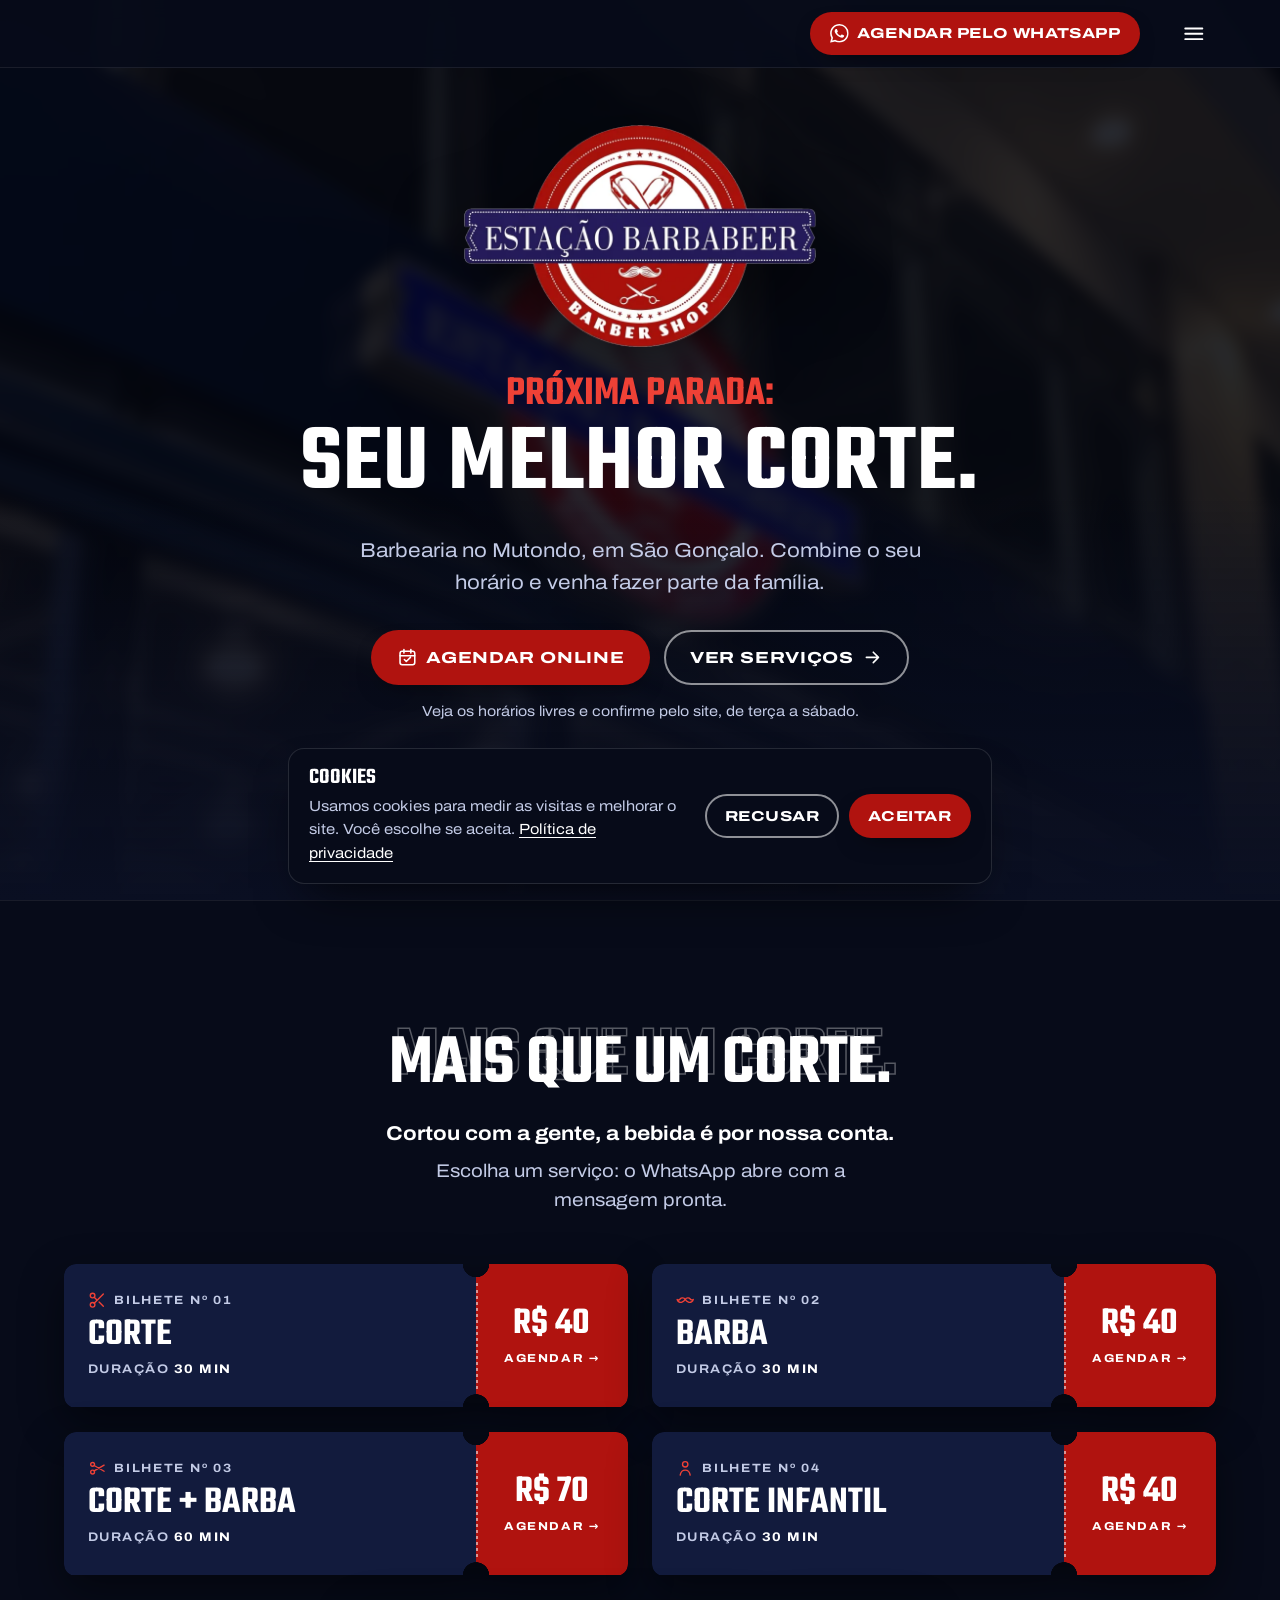
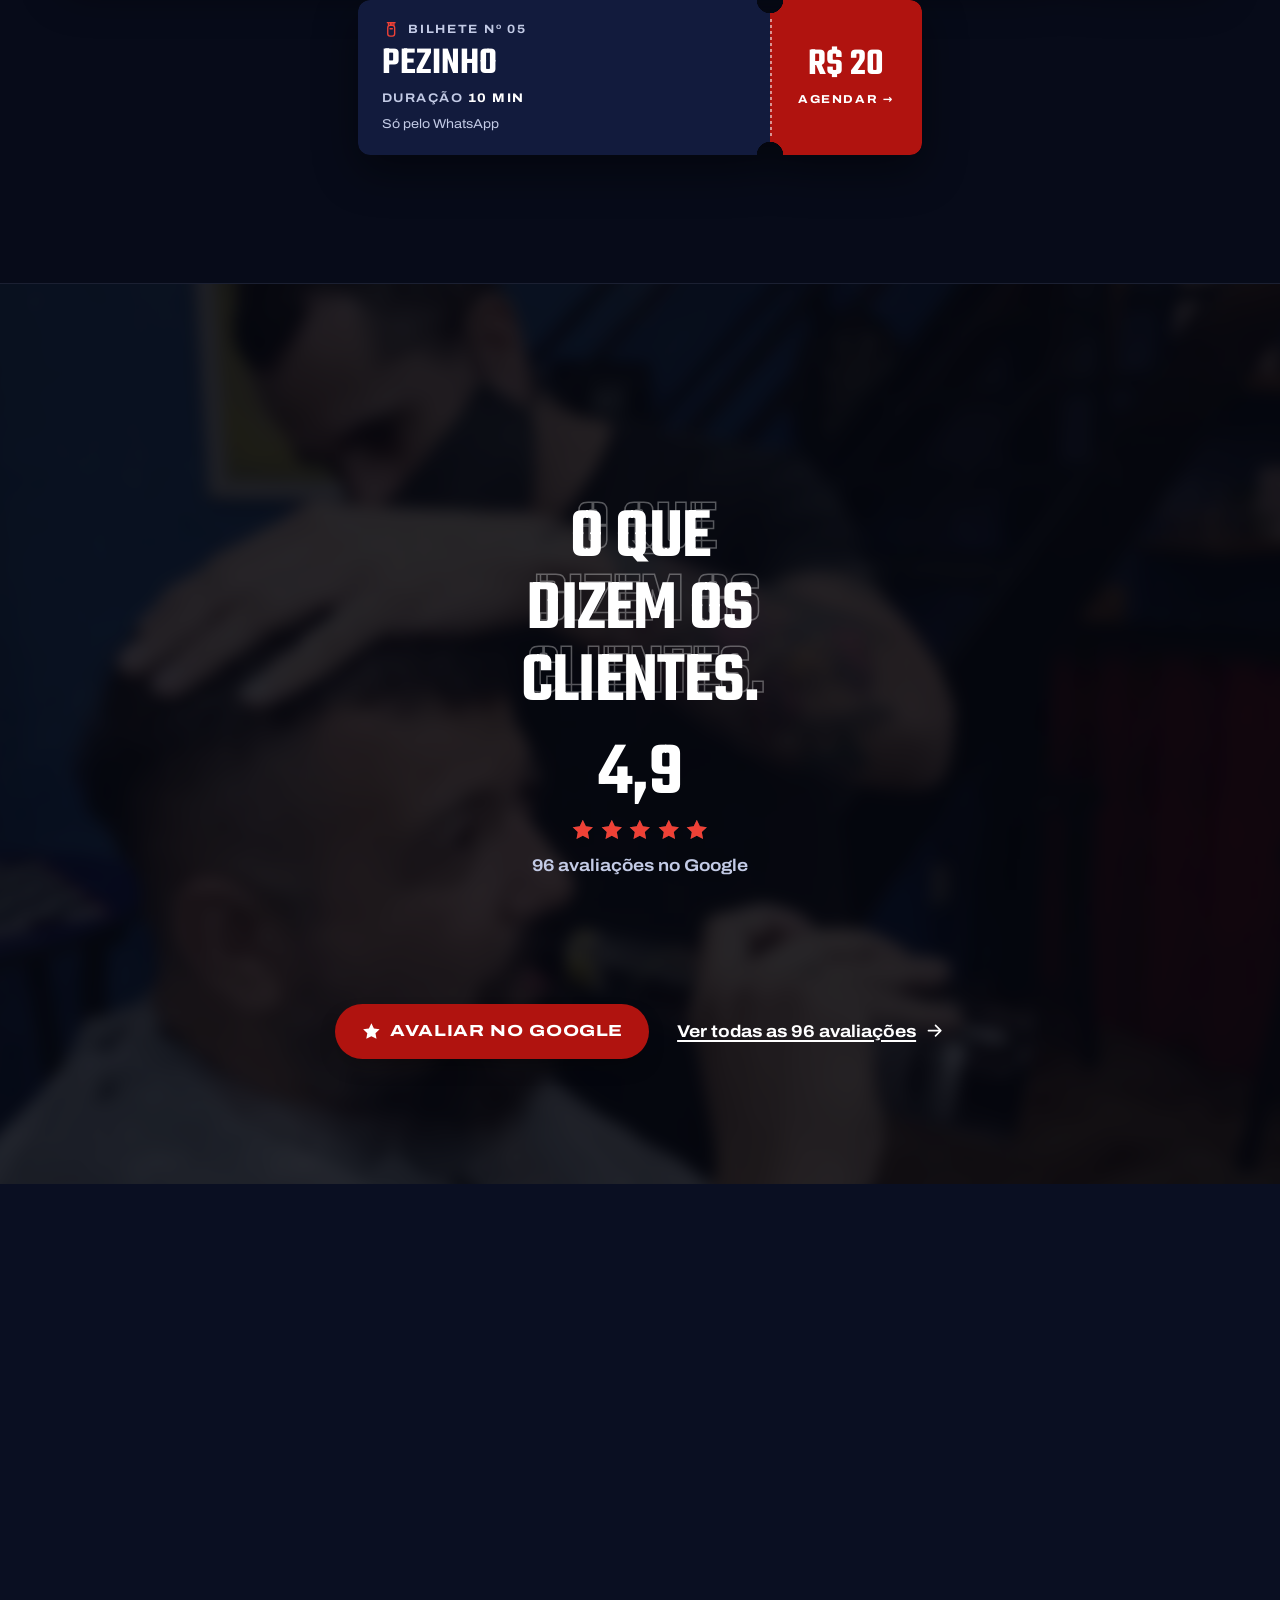
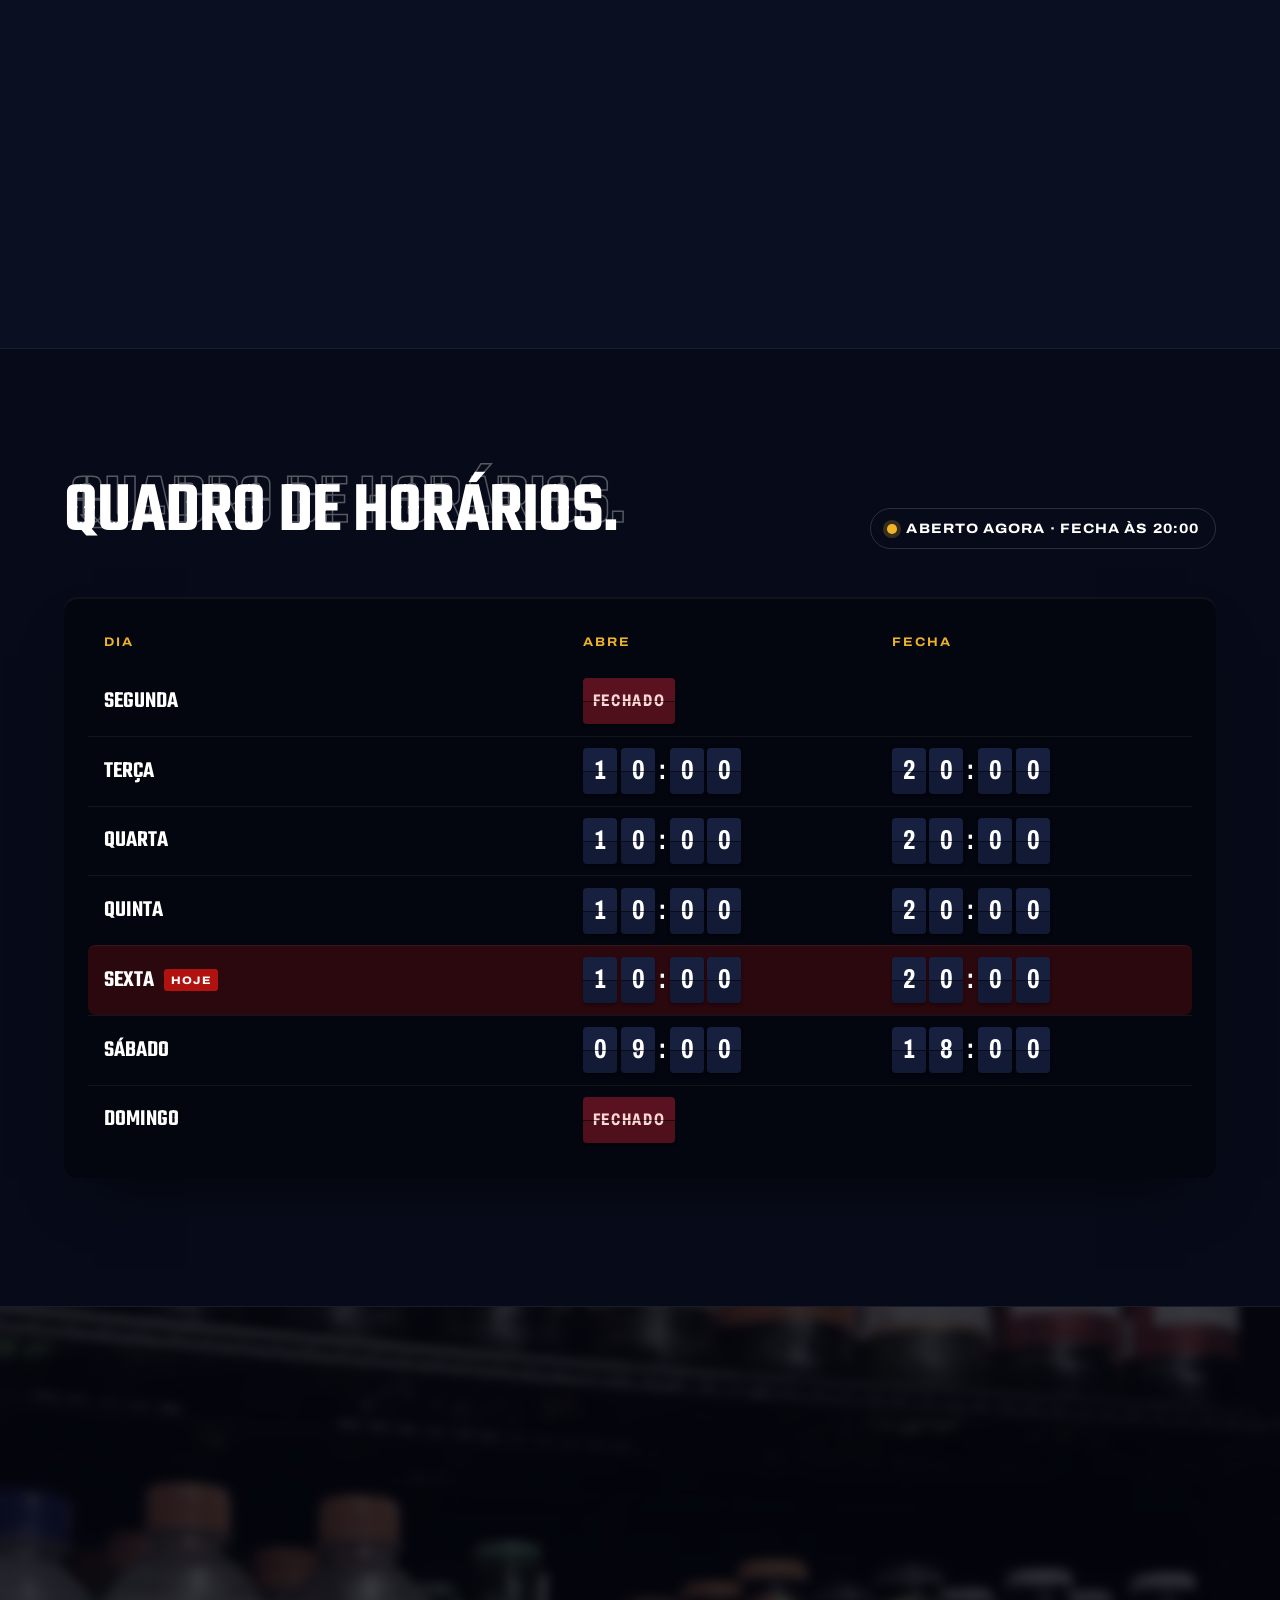
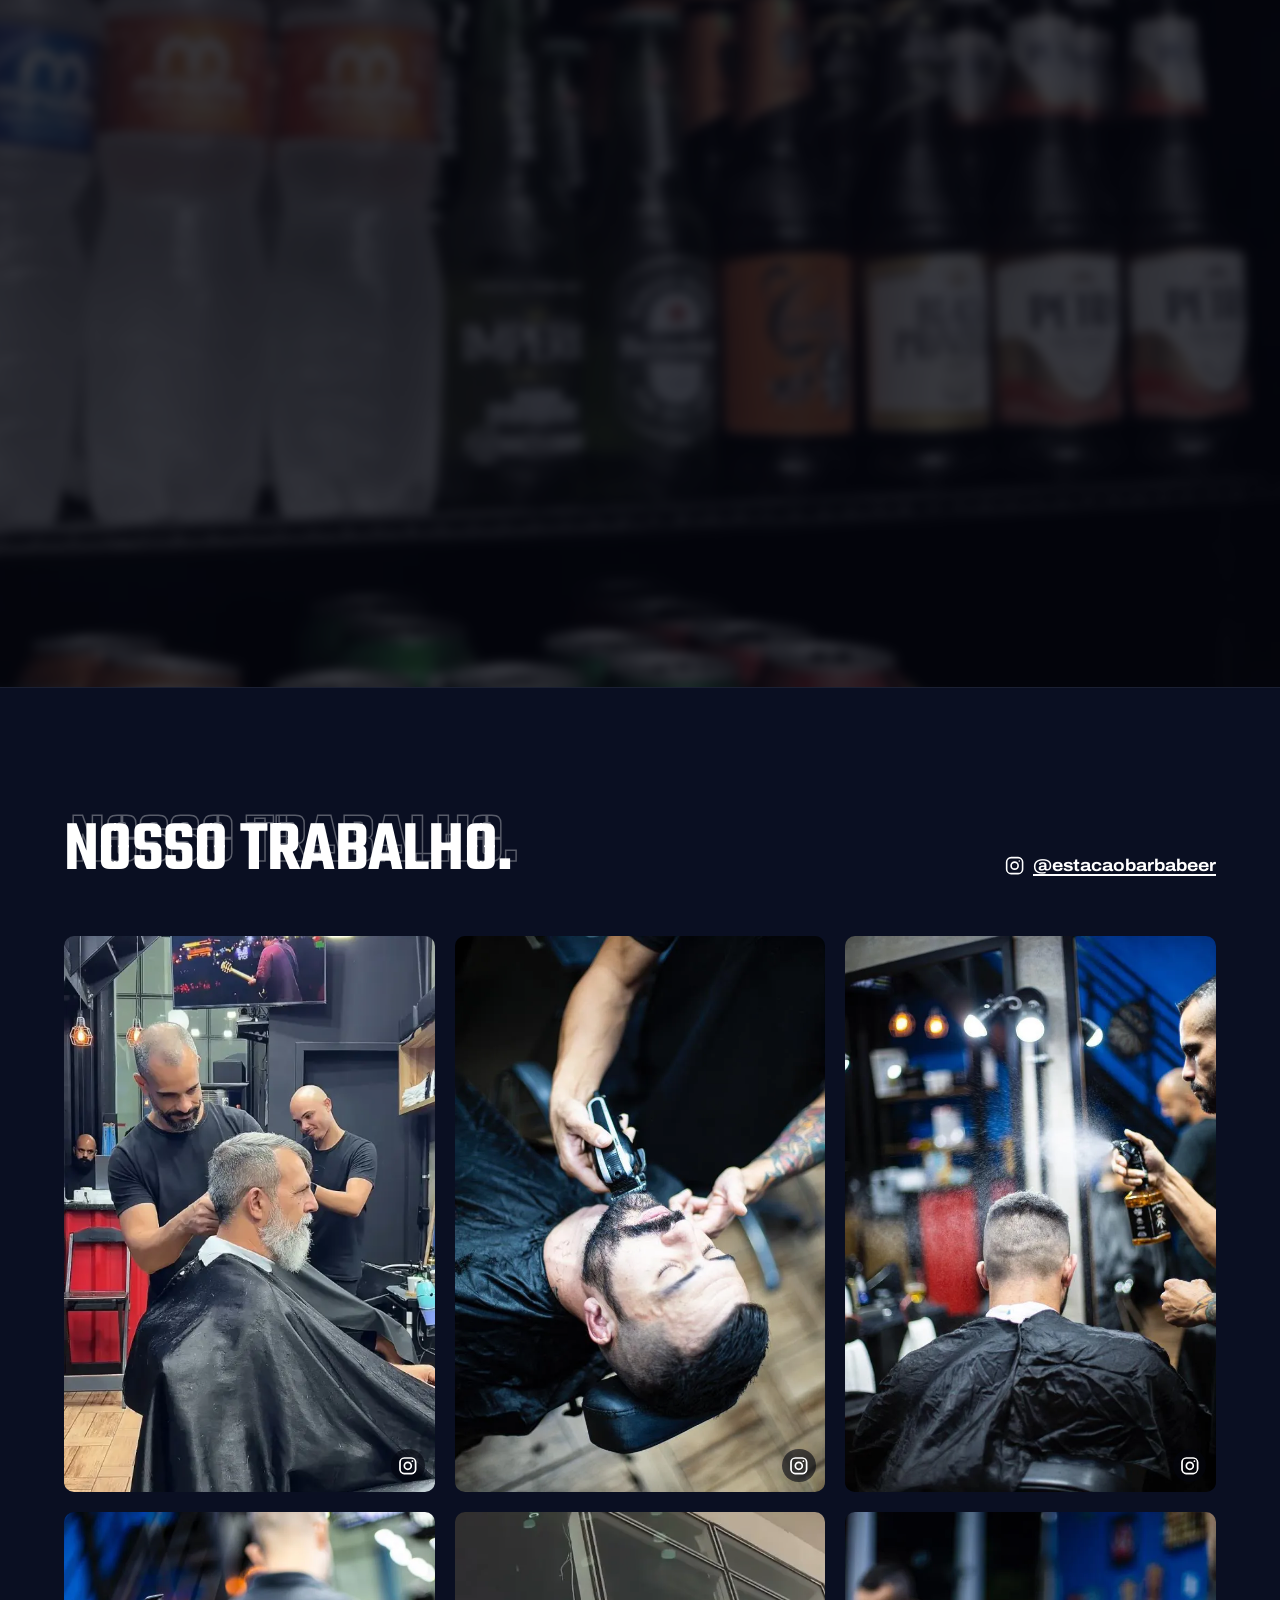
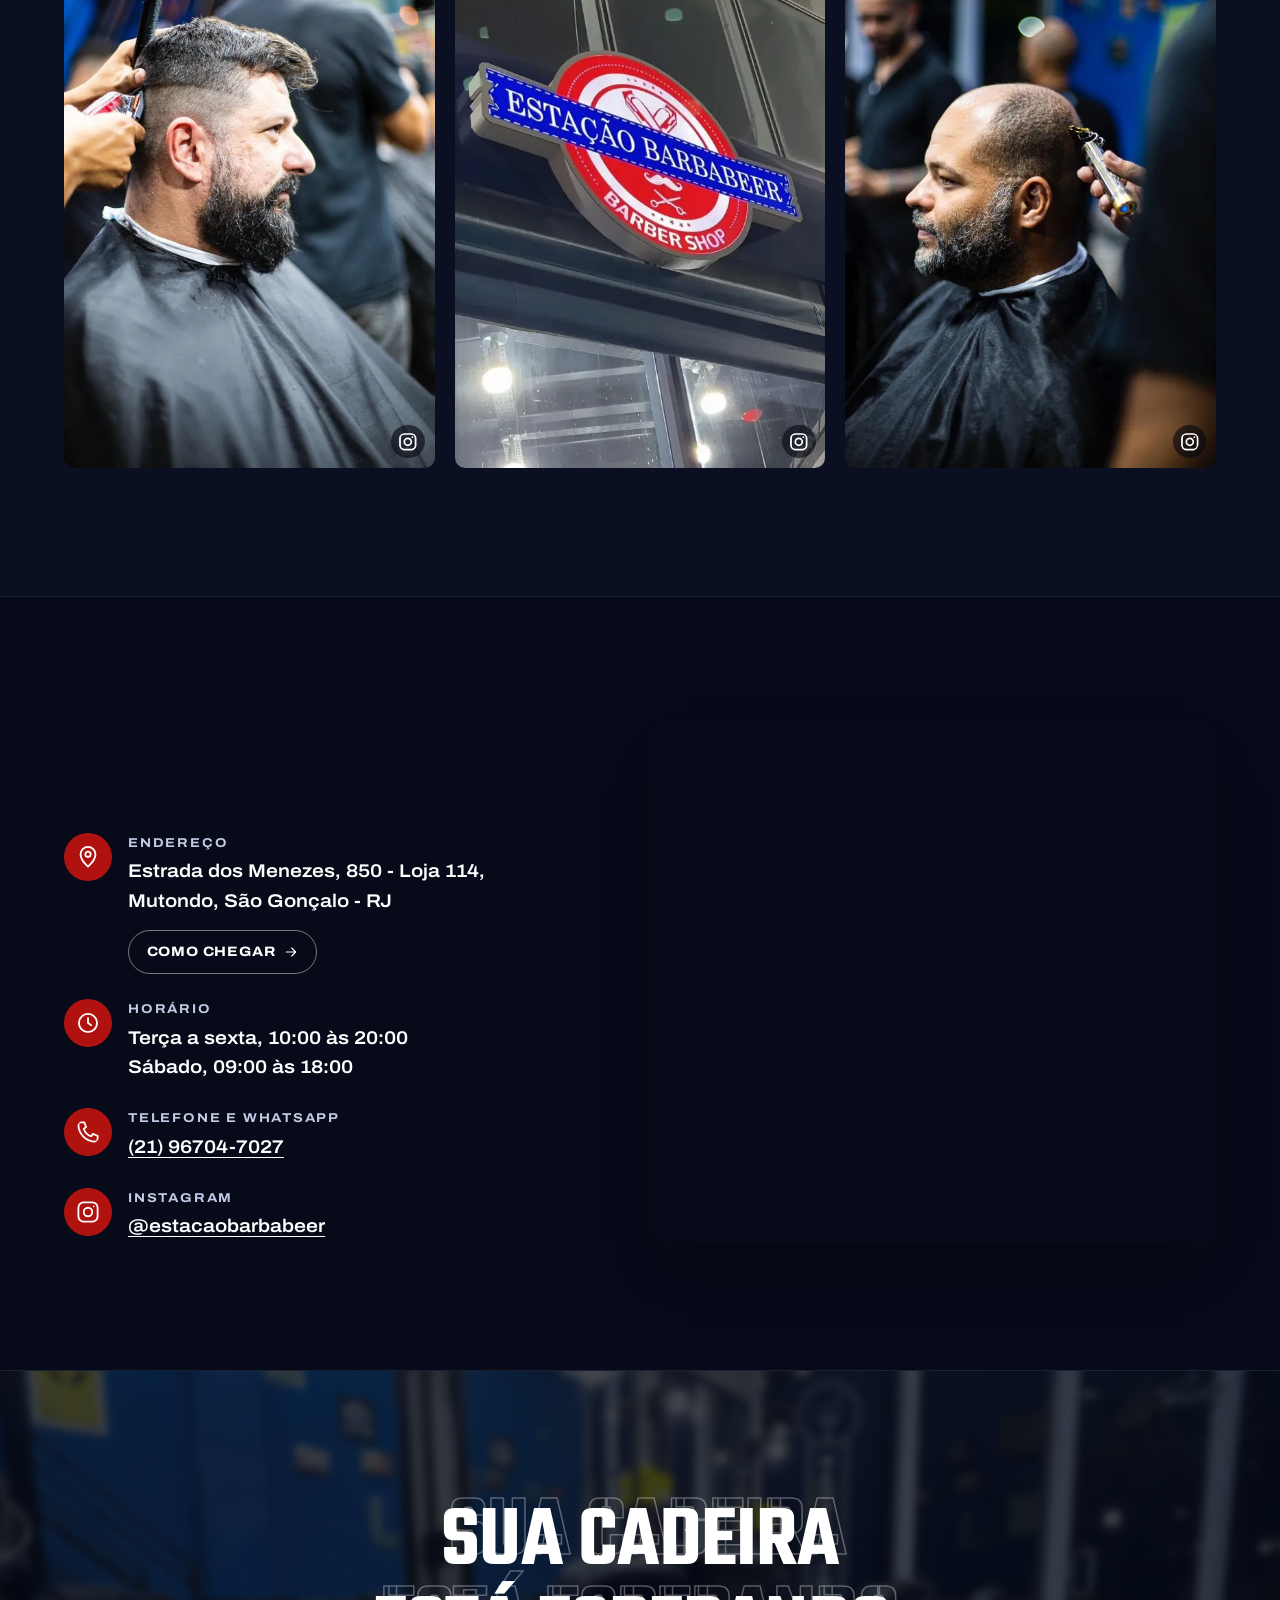
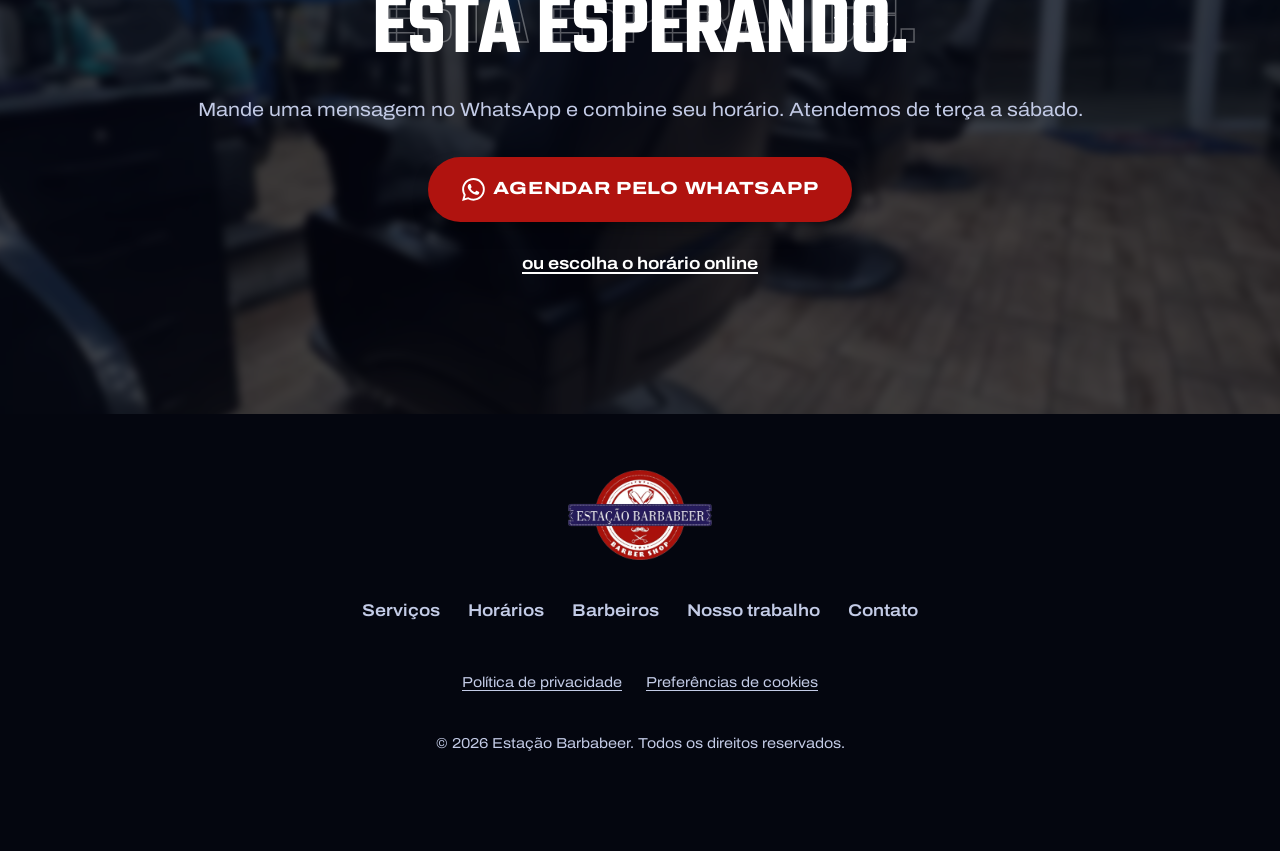
<file: index.html>
<!doctype html>
<html lang="pt-BR">
<head>
  <meta charset="utf-8">
  <meta name="viewport" content="width=device-width, initial-scale=1">
  <title>Estação Barbabeer · Barbearia no Mutondo, São Gonçalo</title>
  <meta name="description" content="Barbearia no Mutondo, em São Gonçalo (RJ). Corte R$ 40, barba, corte infantil e pezinho, com a bebida por conta da casa. Agende online ou pelo WhatsApp.">
  <meta property="og:title" content="Estação Barbabeer · Barbearia no Mutondo, São Gonçalo">
  <meta property="og:site_name" content="Estação Barbabeer">
  <meta property="og:description" content="Barbearia no Mutondo, em São Gonçalo. Corte, barba e a bebida por conta da casa. Agende online ou pelo WhatsApp.">
  <meta property="og:type" content="website">
  <!-- Imagem da prévia ao compartilhar o link (WhatsApp, Facebook): precisa do endereço completo -->
  <link rel="canonical" href="https://estacaobarbabeer.com/">
  <meta property="og:url" content="https://estacaobarbabeer.com/">
  <meta property="og:image" content="https://estacaobarbabeer.com/assets/compartilhar.jpg">
  <meta property="og:image:width" content="1200">
  <meta property="og:image:height" content="630">
  <meta property="og:image:alt" content="Logo da Estação Barbabeer sobre a fachada da barbearia">
  <meta property="og:locale" content="pt_BR">
  <meta name="twitter:card" content="summary_large_image">
  <meta name="twitter:image" content="https://estacaobarbabeer.com/assets/compartilhar.jpg">
  <meta name="theme-color" content="#0a0f22">
  <!-- Dados estruturados (Schema.org) para a busca local do Google. Atualize junto com preços e horários. -->
  <script type="application/ld+json">
  {
    "@context": "https://schema.org",
    "@type": "HairSalon",
    "@id": "https://estacaobarbabeer.com/#barbearia",
    "name": "Estação Barbabeer",
    "description": "Barbearia no Mutondo, em São Gonçalo (RJ). Corte, barba, corte infantil e pezinho, com a bebida por conta da casa para quem corta.",
    "url": "https://estacaobarbabeer.com/",
    "image": "https://estacaobarbabeer.com/assets/compartilhar.jpg",
    "logo": "https://estacaobarbabeer.com/assets/logo-hd.webp",
    "telephone": "+55 21 96704-7027",
    "priceRange": "R$ 20–70",
    "currenciesAccepted": "BRL",
    "address": {
      "@type": "PostalAddress",
      "streetAddress": "Estrada dos Menezes, 850 - Loja 114",
      "addressLocality": "São Gonçalo",
      "addressRegion": "RJ",
      "addressCountry": "BR"
    },
    "geo": {
      "@type": "GeoCoordinates",
      "latitude": -22.8249953,
      "longitude": -43.0105896
    },
    "hasMap": "https://www.google.com/maps?cid=16479059746991049617",
    "areaServed": {
      "@type": "Place",
      "name": "Mutondo, São Gonçalo - RJ"
    },
    "openingHoursSpecification": [
      {
        "@type": "OpeningHoursSpecification",
        "dayOfWeek": [
          "Tuesday",
          "Wednesday",
          "Thursday",
          "Friday"
        ],
        "opens": "10:00",
        "closes": "20:00"
      },
      {
        "@type": "OpeningHoursSpecification",
        "dayOfWeek": "Saturday",
        "opens": "09:00",
        "closes": "18:00"
      }
    ],
    "sameAs": [
      "https://www.instagram.com/estacaobarbabeer",
      "https://www.google.com/maps?cid=16479059746991049617"
    ],
    "potentialAction": {
      "@type": "ReserveAction",
      "target": {
        "@type": "EntryPoint",
        "urlTemplate": "https://app.barbercode.com.br/client/estacao-barbabeer/new"
      }
    },
    "hasOfferCatalog": {
      "@type": "OfferCatalog",
      "name": "Serviços",
      "itemListElement": [
        {
          "@type": "Offer",
          "price": "40",
          "priceCurrency": "BRL",
          "itemOffered": {
            "@type": "Service",
            "name": "Corte",
            "serviceType": "Barbearia",
            "duration": "PT30M"
          }
        },
        {
          "@type": "Offer",
          "price": "40",
          "priceCurrency": "BRL",
          "itemOffered": {
            "@type": "Service",
            "name": "Barba",
            "serviceType": "Barbearia",
            "duration": "PT30M"
          }
        },
        {
          "@type": "Offer",
          "price": "70",
          "priceCurrency": "BRL",
          "itemOffered": {
            "@type": "Service",
            "name": "Corte + barba",
            "serviceType": "Barbearia",
            "duration": "PT60M"
          }
        },
        {
          "@type": "Offer",
          "price": "40",
          "priceCurrency": "BRL",
          "itemOffered": {
            "@type": "Service",
            "name": "Corte infantil",
            "serviceType": "Barbearia",
            "duration": "PT30M"
          }
        },
        {
          "@type": "Offer",
          "price": "20",
          "priceCurrency": "BRL",
          "itemOffered": {
            "@type": "Service",
            "name": "Pezinho",
            "serviceType": "Barbearia",
            "duration": "PT10M"
          }
        }
      ]
    }
  }
  </script>
  <link rel="icon" type="image/png" href="assets/favicon.png">
  <link rel="apple-touch-icon" href="assets/apple-touch-icon.png">
  <link rel="preload" href="assets/fonts/archivo-latin.woff2" as="font" type="font/woff2" crossorigin>
  <link rel="preload" href="assets/fonts/teko-600-latin.woff2" as="font" type="font/woff2" crossorigin>
  <script>document.documentElement.classList.add("js");setTimeout(function(){if(!window.__siteReady)document.documentElement.classList.remove("js")},4000)</script>
  <!-- Cookies (LGPD) + Google Tag Manager: consentimento negado até a pessoa aceitar -->
  <script src="js/consent.js"></script>
  <link rel="stylesheet" href="css/style.css">
</head>
<body>
  <!-- Ícones desenhados uma vez e reutilizados com <use> -->
  <svg width="0" height="0" class="sprite" aria-hidden="true">
    <symbol id="i-scissors" viewBox="0 0 24 24"><circle cx="6" cy="6" r="3"/><circle cx="6" cy="18" r="3"/><path d="M20 4 8.1 15.9M14.5 14.5 20 20M8.1 8.1 12 12"/></symbol>
    <symbol id="i-razor" viewBox="0 0 24 24"><path d="M3 15 15 3l3 3L6 18z"/><path d="M6 18l-2.5 2.5M12 9l3 3"/></symbol>
    <symbol id="i-mustache" viewBox="0 0 24 24"><path d="M12 11c-1.6-2.4-5-2.6-6.6-.6-1 1.3-2.6 1.6-3.9.6.4 3 3.5 4.6 6.3 3.6 1.9-.7 3.2-1.8 4.2-3.6 1 1.8 2.3 2.9 4.2 3.6 2.8 1 5.9-.6 6.3-3.6-1.3 1-2.9.7-3.9-.6-1.6-2-5-1.8-6.6.6z"/></symbol>
    <symbol id="i-combo" viewBox="0 0 24 24"><circle cx="6" cy="7" r="2.5"/><circle cx="6" cy="17" r="2.5"/><path d="M8 8.5 21 16M8 15.5 21 8"/></symbol>
    <symbol id="i-clipper" viewBox="0 0 24 24"><rect x="7.5" y="7" width="9" height="14" rx="3"/><path d="M7 3.5h10M8.5 3.5V7M11 3.5V7M13 3.5V7M15.5 3.5V7M10.5 11.5h3"/></symbol>
    <symbol id="i-child" viewBox="0 0 24 24"><circle cx="12" cy="7" r="3.5"/><path d="M5.5 21c.6-4 3.1-6.5 6.5-6.5s5.9 2.5 6.5 6.5"/></symbol>
    <symbol id="i-pin" viewBox="0 0 24 24"><path d="M12 21s-7-6.2-7-11.5a7 7 0 0 1 14 0C19 14.8 12 21 12 21z"/><circle cx="12" cy="9.5" r="2.5"/></symbol>
    <symbol id="i-clock" viewBox="0 0 24 24"><circle cx="12" cy="12" r="8.5"/><path d="M12 7.5V12l3 2"/></symbol>
    <symbol id="i-phone" viewBox="0 0 24 24"><path d="M5 3h3.5l1.7 4.5-2.2 1.4a11 11 0 0 0 7.1 7.1l1.4-2.2L21 15.5V19a2 2 0 0 1-2 2A16 16 0 0 1 3 5a2 2 0 0 1 2-2z"/></symbol>
    <symbol id="i-insta" viewBox="0 0 24 24"><rect x="3" y="3" width="18" height="18" rx="5"/><circle cx="12" cy="12" r="4"/><path d="M17.3 6.7h.01"/></symbol>
    <symbol id="i-whats" viewBox="0 0 24 24"><path fill="currentColor" stroke="none" d="M17.472 14.382c-.297-.149-1.758-.867-2.03-.967-.273-.099-.471-.148-.67.15-.197.297-.767.966-.94 1.164-.173.199-.347.223-.644.075-.297-.15-1.255-.463-2.39-1.475-.883-.788-1.48-1.761-1.653-2.059-.173-.297-.018-.458.13-.606.134-.133.298-.347.446-.52.149-.174.198-.298.298-.497.099-.198.05-.371-.025-.52-.075-.149-.669-1.612-.916-2.207-.242-.579-.487-.5-.669-.51-.173-.008-.371-.01-.57-.01-.198 0-.52.074-.792.372-.272.297-1.04 1.016-1.04 2.479 0 1.462 1.065 2.875 1.213 3.074.149.198 2.096 3.2 5.077 4.487.709.306 1.262.489 1.694.625.712.227 1.36.195 1.871.118.571-.085 1.758-.719 2.006-1.413.248-.694.248-1.289.173-1.413-.074-.124-.272-.198-.57-.347m-5.421 7.403h-.004a9.87 9.87 0 0 1-5.031-1.378l-.361-.214-3.741.982.998-3.648-.235-.374a9.86 9.86 0 0 1-1.51-5.26c.001-5.45 4.436-9.884 9.888-9.884 2.64 0 5.122 1.03 6.988 2.898a9.825 9.825 0 0 1 2.893 6.994c-.003 5.45-4.437 9.884-9.885 9.884m8.413-18.297A11.815 11.815 0 0 0 12.05 0C5.495 0 .16 5.335.157 11.892c0 2.096.547 4.142 1.588 5.945L.057 24l6.305-1.654a11.882 11.882 0 0 0 5.683 1.448h.005c6.554 0 11.89-5.335 11.893-11.893a11.821 11.821 0 0 0-3.48-8.413z"/></symbol>
    <symbol id="i-calendar" viewBox="0 0 24 24"><rect x="3.5" y="5" width="17" height="15.5" rx="2.5"/><path d="M3.5 10h17M8 3v4M16 3v4M8.5 14.5l2.2 2.2 4.8-4.7"/></symbol>
    <symbol id="i-star" viewBox="0 0 24 24"><path d="M12 2.6l2.9 6 6.6.9-4.8 4.6 1.2 6.5L12 17.5l-5.9 3.1 1.2-6.5-4.8-4.6 6.6-.9z"/></symbol>
    <symbol id="i-arrow" viewBox="0 0 24 24"><path d="M5 12h14M13 6l6 6-6 6"/></symbol>
    <symbol id="i-menu" viewBox="0 0 24 24"><path d="M4 7h16M4 12h16M4 17h16"/></symbol>
    <symbol id="i-close" viewBox="0 0 24 24"><path d="M6 6l12 12M18 6 6 18"/></symbol>
  </svg>

  <a class="skip" href="#conteudo">Pular para o conteúdo</a>

  <header class="topbar" data-topbar>
    <div class="topbar__inner">
      <a class="topbar__brand" href="#inicio" aria-label="Estação Barbabeer, início">
        <img src="assets/logo-hd.webp" alt="" width="720" height="454">
      </a>
      <nav class="topbar__nav" id="menu" aria-label="Principal">
        <a href="#servicos">Serviços</a>
        <a href="#horarios">Horários</a>
        <a href="#equipe">Barbeiros</a>
        <a href="#trabalho">Nosso trabalho</a>
        <a href="#contato">Contato</a>
      </nav>
      <a class="btn btn--red btn--sm topbar__cta" data-whatsapp href="https://wa.me/5521967047027?text=Ol%C3%A1!%20Quero%20agendar%20um%20hor%C3%A1rio%20na%20Esta%C3%A7%C3%A3o%20Barbabeer." target="_blank" rel="noopener">
        <svg class="ico"><use href="#i-whats"/></svg>Agendar pelo WhatsApp
      </a>
      <button class="topbar__toggle" type="button" aria-controls="menu" aria-expanded="false" data-menu-toggle>
        <svg class="ico ico--open"><use href="#i-menu"/></svg>
        <svg class="ico ico--close"><use href="#i-close"/></svg>
        <span class="sr">Abrir menu</span>
      </button>
    </div>
  </header>

  <main id="conteudo">
    <!-- HERO: a placa da barbearia, centrada como na referencia -->
    <section class="hero" id="inicio">
      <img class="hero__bg" src="assets/fachada.webp" alt="" width="1280" height="720" fetchpriority="high" decoding="async">
      <div class="hero__inner">
        <img class="hero__logo" src="assets/logo-hd.webp" alt="Logo da Estação Barbabeer: barbearia, Barber Shop" width="720" height="454" fetchpriority="high">
        <h1 class="hero__title">
          <span class="hero__kicker">Próxima parada:</span>
          <span class="hero__title-big">seu melhor corte.</span>
        </h1>
        <p class="hero__lede">
          Barbearia no Mutondo, em São Gonçalo.
          Combine o seu horário e venha fazer parte da família.
        </p>
        <div class="hero__actions">
          <a class="btn btn--red" data-book href="https://app.barbercode.com.br/client/estacao-barbabeer/new" target="_blank" rel="noopener">
            <svg class="ico"><use href="#i-calendar"/></svg>Agendar online
          </a>
          <a class="btn btn--ghost" href="#servicos">Ver serviços<svg class="ico"><use href="#i-arrow"/></svg></a>
        </div>
        <p class="hero__note">Veja os horários livres e confirme pelo site, de terça a sábado.</p>
        <!-- Prova na primeira tela: so fatos que ja estao na pagina (nota do Google e preco do corte) -->
        <p class="hero__proof">
          <a href="#avaliacoes"><svg class="ico ico--fill" aria-hidden="true"><use href="#i-star"/></svg><strong>4,9</strong> · 96 avaliações<span class="hero__proof-src"> no Google</span></a>
          <span class="hero__proof-sep" aria-hidden="true"></span>
          <a href="#servicos">Corte <strong>R$ 40</strong></a>
        </p>
      </div>
    </section>


    <!-- SERVIÇOS: cartões com o ícone num selo, como na referencia -->
    <section class="services field field--deep" id="servicos" aria-labelledby="servicos-titulo">
      <div class="wrap">
        <div class="services__head">
          <h2 class="display" id="servicos-titulo" data-echo="Mais que um corte.">Mais que um corte.</h2>
          <p class="services__perk">Cortou com a gente, a bebida é por nossa conta.</p>
          <p>Escolha um serviço: o WhatsApp abre com a mensagem pronta.</p>
        </div>
        <!-- Cada serviço é um bilhete de estação: o bilhete inteiro abre o WhatsApp com o serviço escrito -->
        <ul class="ticket-grid">
          <li class="ticket">
            <div class="ticket__card">
              <div class="ticket__body">
                <p class="ticket__label"><svg class="ico"><use href="#i-scissors"/></svg>Bilhete nº 01</p>
                <h3 class="ticket__name"><a class="ticket__link" data-service="Corte" href="https://wa.me/5521967047027?text=Ol%C3%A1!%20Quero%20agendar%3A%20Corte%2C%20na%20Esta%C3%A7%C3%A3o%20Barbabeer." target="_blank" rel="noopener">Corte<span class="sr"> · agendar pelo WhatsApp</span></a></h3>
                <p class="ticket__meta">Duração <strong>30 min</strong></p>
              </div>
              <div class="ticket__stub">
                <p class="ticket__price">R$ 40</p>
                <span class="ticket__go" aria-hidden="true">Agendar →</span>
              </div>
            </div>
          </li>
          <li class="ticket">
            <div class="ticket__card">
              <div class="ticket__body">
                <p class="ticket__label"><svg class="ico"><use href="#i-mustache"/></svg>Bilhete nº 02</p>
                <h3 class="ticket__name"><a class="ticket__link" data-service="Barba" href="https://wa.me/5521967047027?text=Ol%C3%A1!%20Quero%20agendar%3A%20Barba%2C%20na%20Esta%C3%A7%C3%A3o%20Barbabeer." target="_blank" rel="noopener">Barba<span class="sr"> · agendar pelo WhatsApp</span></a></h3>
                <p class="ticket__meta">Duração <strong>30 min</strong></p>
              </div>
              <div class="ticket__stub">
                <p class="ticket__price">R$ 40</p>
                <span class="ticket__go" aria-hidden="true">Agendar →</span>
              </div>
            </div>
          </li>
          <li class="ticket">
            <div class="ticket__card">
              <div class="ticket__body">
                <p class="ticket__label"><svg class="ico"><use href="#i-combo"/></svg>Bilhete nº 03</p>
                <h3 class="ticket__name"><a class="ticket__link" data-service="Corte + barba" href="https://wa.me/5521967047027?text=Ol%C3%A1!%20Quero%20agendar%3A%20Corte%20%2B%20barba%2C%20na%20Esta%C3%A7%C3%A3o%20Barbabeer." target="_blank" rel="noopener">Corte + barba<span class="sr"> · agendar pelo WhatsApp</span></a></h3>
                <p class="ticket__meta">Duração <strong>60 min</strong></p>
              </div>
              <div class="ticket__stub">
                <p class="ticket__price">R$ 70</p>
                <span class="ticket__go" aria-hidden="true">Agendar →</span>
              </div>
            </div>
          </li>
          <li class="ticket">
            <div class="ticket__card">
              <div class="ticket__body">
                <p class="ticket__label"><svg class="ico"><use href="#i-child"/></svg>Bilhete nº 04</p>
                <h3 class="ticket__name"><a class="ticket__link" data-service="Corte infantil" href="https://wa.me/5521967047027?text=Ol%C3%A1!%20Quero%20agendar%3A%20Corte%20infantil%2C%20na%20Esta%C3%A7%C3%A3o%20Barbabeer." target="_blank" rel="noopener">Corte infantil<span class="sr"> · agendar pelo WhatsApp</span></a></h3>
                <p class="ticket__meta">Duração <strong>30 min</strong></p>
              </div>
              <div class="ticket__stub">
                <p class="ticket__price">R$ 40</p>
                <span class="ticket__go" aria-hidden="true">Agendar →</span>
              </div>
            </div>
          </li>
          <li class="ticket">
            <div class="ticket__card">
              <div class="ticket__body">
                <p class="ticket__label"><svg class="ico"><use href="#i-clipper"/></svg>Bilhete nº 05</p>
                <h3 class="ticket__name"><a class="ticket__link" data-service="Pezinho" href="https://wa.me/5521967047027?text=Ol%C3%A1!%20Quero%20agendar%3A%20Pezinho%2C%20na%20Esta%C3%A7%C3%A3o%20Barbabeer." target="_blank" rel="noopener">Pezinho<span class="sr"> · agendar pelo WhatsApp</span></a></h3>
                <p class="ticket__meta">Duração <strong>10 min</strong></p>
                <p class="ticket__only">Só pelo WhatsApp</p>
              </div>
              <div class="ticket__stub">
                <p class="ticket__price">R$ 20</p>
                <span class="ticket__go" aria-hidden="true">Agendar →</span>
              </div>
            </div>
          </li>
        </ul>
      </div>
    </section>

    <!-- AVALIAÇÕES: avaliações reais do Google, copiadas em 20/10/2026.
         Para atualizar: troque a nota, o total e os textos abaixo pelos da página da barbearia no Google Maps. -->
    <section class="reviews field field--navy" id="avaliacoes" aria-labelledby="avaliacoes-titulo">
      <div class="reviews__pin">
        <img class="reviews__bg" src="assets/avaliacoes-fundo.webp" alt="" width="1200" height="1200" loading="lazy" decoding="async">
      <div class="wrap">
        <div class="reviews__stage">
        <div class="reviews__head">
          <h2 class="display" id="avaliacoes-titulo" data-echo="O que dizem os clientes.">O que dizem os clientes.</h2>
          <div class="rating" role="img" aria-label="Nota 4,9 de 5 no Google, com 96 avaliações">
            <span class="rating__value" aria-hidden="true">4,9</span>
            <span class="rating__stars" aria-hidden="true" style="--fill: 98%"><span class="stars" aria-hidden="true"><svg><use href="#i-star"/></svg><svg><use href="#i-star"/></svg><svg><use href="#i-star"/></svg><svg><use href="#i-star"/></svg><svg><use href="#i-star"/></svg></span><span class="rating__fill"><span class="stars" aria-hidden="true"><svg><use href="#i-star"/></svg><svg><use href="#i-star"/></svg><svg><use href="#i-star"/></svg><svg><use href="#i-star"/></svg><svg><use href="#i-star"/></svg></span></span></span>
            <span class="rating__count" aria-hidden="true">96 avaliações no Google</span>
          </div>
        </div>
        <ul class="review-grid" role="list">
          <li class="review">
            <span class="review__stars" role="img" aria-label="5 de 5 estrelas"><span class="stars" aria-hidden="true"><svg><use href="#i-star"/></svg><svg><use href="#i-star"/></svg><svg><use href="#i-star"/></svg><svg><use href="#i-star"/></svg><svg><use href="#i-star"/></svg></span></span>
            <blockquote class="review__text"><p>Levo o meu irmão na barbearia top recomendo muito , excelente profissionais !</p></blockquote>
            <p class="review__who"><strong>Jacielle S.</strong> <span>há 7 meses · Google</span></p>
          </li>
          <li class="review">
            <span class="review__stars" role="img" aria-label="5 de 5 estrelas"><span class="stars" aria-hidden="true"><svg><use href="#i-star"/></svg><svg><use href="#i-star"/></svg><svg><use href="#i-star"/></svg><svg><use href="#i-star"/></svg><svg><use href="#i-star"/></svg></span></span>
            <blockquote class="review__text"><p>Sempre papo bom<br>Ar condicionado<br>Clima leve e ótimos barbeadores e o melhor é trabalhar com reserva</p></blockquote>
            <p class="review__who"><strong>Daniel P.</strong> <span>há 7 meses · Google</span></p>
          </li>
          <li class="review">
            <span class="review__stars" role="img" aria-label="5 de 5 estrelas"><span class="stars" aria-hidden="true"><svg><use href="#i-star"/></svg><svg><use href="#i-star"/></svg><svg><use href="#i-star"/></svg><svg><use href="#i-star"/></svg><svg><use href="#i-star"/></svg></span></span>
            <blockquote class="review__text"><p>Bom atendimento e excelentes profissionais. Ambiente leve e descontraído. O atendimento com hora marcada facilita o planejamento do cliente.</p></blockquote>
            <p class="review__who"><strong>Fernando S.</strong> <span>há 2 anos · Google</span></p>
          </li>
          <li class="review">
            <span class="review__stars" role="img" aria-label="5 de 5 estrelas"><span class="stars" aria-hidden="true"><svg><use href="#i-star"/></svg><svg><use href="#i-star"/></svg><svg><use href="#i-star"/></svg><svg><use href="#i-star"/></svg><svg><use href="#i-star"/></svg></span></span>
            <blockquote class="review__text"><p>Excelente atendimento, serviços de alta qualidade! Sempre bem recebido e atendimento ótimo. Ambiente familiar e confortável.</p></blockquote>
            <p class="review__who"><strong>Arthur F.</strong> <span>há 7 anos · Google</span></p>
          </li>
        </ul>
        <div class="carousel-nav" hidden>
          <div class="carousel-nav__dots"></div>
        </div>
        </div>
        <div class="reviews__actions">
          <a class="btn btn--red" href="https://www.google.com/maps?cid=16479059746991049617" target="_blank" rel="noopener">
            <svg class="ico ico--fill"><use href="#i-star"/></svg>Avaliar no Google
          </a>
          <a class="link link--light" href="https://www.google.com/maps/place/Esta%C3%A7%C3%A3o+BarbaBeer+%7C%7C+Barber+Shop/@-22.8249953,-43.0105896,17z/data=!4m8!3m7!1s0x9990863dbe80cb:0xe4b16187b3d70b91!8m2!3d-22.8249953!4d-43.0105896!9m1!1b1!16s%2Fg%2F11c319rp5g" target="_blank" rel="noopener">Ver todas as 96 avaliações<svg class="ico"><use href="#i-arrow"/></svg></a>
        </div>
      </div>
      </div>
    </section>

    <!-- HORÁRIOS: o quadro de partidas da Estação -->
    <section class="timetable field field--navy" id="horarios" aria-labelledby="horarios-titulo">
      <div class="wrap">
        <div class="timetable__head">
          <h2 class="display" id="horarios-titulo" data-echo="Quadro de horários.">Quadro de horários.</h2>
          <p class="board__status" data-board-status hidden></p>
        </div>
        <div class="board" data-board>
          <div class="board__row board__row--head" aria-hidden="true">
            <span>Dia</span><span>Abre</span><span>Fecha</span>
          </div>
          <!-- Edite os horários em js/main.js (CONFIG.horarios) -->
          <div class="board__body" data-board-body role="table" aria-label="Horários de atendimento"><p class="board__fallback">Terça a sexta, 10:00 às 20:00 · Sábado, 09:00 às 18:00 · Domingo e segunda, fechado</p></div>
        </div>
      </div>
    </section>

    <!-- BARBEIROS: três fotos lado a lado; a tocada cresce e mostra o nome.
         Para cada barbeiro, preencha data-nome e data-foto no .crew__item
         (foto: caminho de uma imagem retrato, ex. assets/equipe/joao.webp). -->
    <section class="team field field--deep" id="equipe" aria-labelledby="equipe-titulo">
      <img class="team__bg" src="assets/geladeira-fundo.webp" width="1280" height="844" alt="" loading="lazy" decoding="async">
      <div class="wrap">
        <div class="team__head">
          <h2 class="display" id="equipe-titulo" data-echo="Escolha seu barbeiro.">Escolha seu barbeiro.</h2>
          <p>Decida quem vai pagar a sua bebida!</p>
        </div>
        <ul class="crew" role="list">
          <li class="crew__item is-open" data-num="01" data-nome="Wanderson" data-foto="assets/equipe/wanderson.webp">
            <button class="crew__toggle" type="button" aria-expanded="true" aria-controls="crew-1"><span class="sr">Ver Wanderson</span></button>
            <div class="crew__photo"><img src="assets/equipe/wanderson.webp" alt="Foto de Wanderson" width="707" height="1061" loading="lazy" decoding="async"></div>
            <span class="crew__num" aria-hidden="true"><span class="crew__num-n">01</span><span class="crew__num-name">Wanderson</span></span>
            <div class="crew__info" id="crew-1">
              <p class="crew__tag">Barbeiro nº 01</p>
              <h3 class="crew__name">Wanderson</h3>
              <a class="btn btn--red crew__go" href="https://wa.me/5521967047027?text=Ol%C3%A1!%20Quero%20agendar%20um%20hor%C3%A1rio%20com%20Wanderson%20na%20Esta%C3%A7%C3%A3o%20Barbabeer." target="_blank" rel="noopener">
                <svg class="ico"><use href="#i-whats"/></svg><span class="crew__go-label">Agendar<span class="crew__go-name"> com Wanderson</span></span>
              </a>
            </div>
          </li>
          <li class="crew__item" data-num="02" data-nome="Danillo" data-foto="assets/equipe/danillo.webp">
            <button class="crew__toggle" type="button" aria-expanded="false" aria-controls="crew-2"><span class="sr">Ver Danillo</span></button>
            <div class="crew__photo"><img src="assets/equipe/danillo.webp" alt="Foto de Danillo" width="900" height="1350" loading="lazy" decoding="async"></div>
            <span class="crew__num" aria-hidden="true"><span class="crew__num-n">02</span><span class="crew__num-name">Danillo</span></span>
            <div class="crew__info" id="crew-2">
              <p class="crew__tag">Barbeiro nº 02</p>
              <h3 class="crew__name">Danillo</h3>
              <a class="btn btn--red crew__go" href="https://wa.me/5521967047027?text=Ol%C3%A1!%20Quero%20agendar%20um%20hor%C3%A1rio%20com%20Danillo%20na%20Esta%C3%A7%C3%A3o%20Barbabeer." target="_blank" rel="noopener">
                <svg class="ico"><use href="#i-whats"/></svg><span class="crew__go-label">Agendar<span class="crew__go-name"> com Danillo</span></span>
              </a>
            </div>
          </li>
          <li class="crew__item" data-num="03" data-nome="Pedro" data-foto="assets/equipe/pedro.webp">
            <button class="crew__toggle" type="button" aria-expanded="false" aria-controls="crew-3"><span class="sr">Ver Pedro</span></button>
            <div class="crew__photo"><img src="assets/equipe/pedro.webp" alt="Foto de Pedro" width="900" height="1599" loading="lazy" decoding="async"></div>
            <span class="crew__num" aria-hidden="true"><span class="crew__num-n">03</span><span class="crew__num-name">Pedro</span></span>
            <div class="crew__info" id="crew-3">
              <p class="crew__tag">Barbeiro nº 03</p>
              <h3 class="crew__name">Pedro</h3>
              <a class="btn btn--red crew__go" href="https://wa.me/5521967047027?text=Ol%C3%A1!%20Quero%20agendar%20um%20hor%C3%A1rio%20com%20Pedro%20na%20Esta%C3%A7%C3%A3o%20Barbabeer." target="_blank" rel="noopener">
                <svg class="ico"><use href="#i-whats"/></svg><span class="crew__go-label">Agendar<span class="crew__go-name"> com Pedro</span></span>
              </a>
            </div>
          </li>
        </ul>
      </div>
    </section>

    <!-- NOSSO TRABALHO: molduras para fotos reais -->
    <section class="work field field--navy" id="trabalho" aria-labelledby="trabalho-titulo">
      <div class="wrap">
        <div class="work__head">
          <h2 class="display" id="trabalho-titulo" data-echo="Nosso trabalho.">Nosso trabalho.</h2>
          <a class="link" data-instagram href="https://www.instagram.com/estacaobarbabeer" target="_blank" rel="noopener">
            <svg class="ico"><use href="#i-insta"/></svg><span data-instagram-label>@estacaobarbabeer</span>
          </a>
        </div>
        <ul class="work__grid">
          <!-- Fotos e vídeos da casa. Cada um leva ao Instagram. Os vídeos só carregam e tocam quando aparecem na tela (js/main.js). -->
          <li class="frame frame--video"><a class="frame__link" data-instagram href="https://www.instagram.com/estacaobarbabeer" target="_blank" rel="noopener" aria-label="Ver no Instagram: Vídeo: barbeiros atendendo clientes no salão da Estação Barbabeer"><video muted loop playsinline preload="none" poster="assets/galeria/video-1-capa.webp" aria-label="Vídeo: barbeiros atendendo clientes no salão da Estação Barbabeer" width="540" height="960"><source src="assets/galeria/video-1.mp4" type="video/mp4"></video><svg class="ico frame__insta" aria-hidden="true"><use href="#i-insta"/></svg></a></li>
          <li class="frame"><a class="frame__link" data-instagram href="https://www.instagram.com/estacaobarbabeer" target="_blank" rel="noopener" aria-label="Ver no Instagram: Barbeiro aparando a barba de um cliente deitado na cadeira"><img src="assets/galeria/foto-1.webp" alt="Barbeiro aparando a barba de um cliente deitado na cadeira" width="683" height="1024" loading="lazy" decoding="async"><svg class="ico frame__insta" aria-hidden="true"><use href="#i-insta"/></svg></a></li>
          <li class="frame"><a class="frame__link" data-instagram href="https://www.instagram.com/estacaobarbabeer" target="_blank" rel="noopener" aria-label="Ver no Instagram: Barbeiro borrifando água no corte degradê de um cliente"><img src="assets/galeria/foto-2.webp" alt="Barbeiro borrifando água no corte degradê de um cliente" width="683" height="1024" loading="lazy" decoding="async"><svg class="ico frame__insta" aria-hidden="true"><use href="#i-insta"/></svg></a></li>
          <li class="frame"><a class="frame__link" data-instagram href="https://www.instagram.com/estacaobarbabeer" target="_blank" rel="noopener" aria-label="Ver no Instagram: Cliente de barba cheia durante o acabamento do corte com pente e máquina"><img src="assets/galeria/foto-3.webp" alt="Cliente de barba cheia durante o acabamento do corte com pente e máquina" width="683" height="1024" loading="lazy" decoding="async"><svg class="ico frame__insta" aria-hidden="true"><use href="#i-insta"/></svg></a></li>
          <li class="frame frame--video"><a class="frame__link" data-instagram href="https://www.instagram.com/estacaobarbabeer" target="_blank" rel="noopener" aria-label="Ver no Instagram: Vídeo: a geladeira de bebidas e a placa da Estação Barbabeer na fachada"><video muted loop playsinline preload="none" poster="assets/galeria/video-2-capa.webp" aria-label="Vídeo: a geladeira de bebidas e a placa da Estação Barbabeer na fachada" width="540" height="960"><source src="assets/galeria/video-2.mp4" type="video/mp4"></video><svg class="ico frame__insta" aria-hidden="true"><use href="#i-insta"/></svg></a></li>
          <li class="frame"><a class="frame__link" data-instagram href="https://www.instagram.com/estacaobarbabeer" target="_blank" rel="noopener" aria-label="Ver no Instagram: Barbeiro passando a máquina no cabelo de um cliente de barba grisalha"><img src="assets/galeria/foto-4.webp" alt="Barbeiro passando a máquina no cabelo de um cliente de barba grisalha" width="683" height="1024" loading="lazy" decoding="async"><svg class="ico frame__insta" aria-hidden="true"><use href="#i-insta"/></svg></a></li>
        </ul>
      </div>
    </section>

    <!-- CONTATO -->
    <section class="visit field field--deep" id="contato" aria-labelledby="contato-titulo">
      <div class="wrap visit__grid">
        <div class="visit__info">
          <h2 class="display" id="contato-titulo" data-echo="Venha nos visitar.">Venha nos visitar.</h2>
          <ul class="facts">
            <li>
              <svg class="ico"><use href="#i-pin"/></svg>
              <div><strong>Endereço</strong><span data-address>Estrada dos Menezes, 850 - Loja 114, Mutondo, São Gonçalo - RJ</span>
                <a class="facts__go" href="https://www.google.com/maps/dir/?api=1&amp;destination=Estrada%20dos%20Menezes%2C%20850%20-%20Loja%20114%2C%20Mutondo%2C%20S%C3%A3o%20Gon%C3%A7alo%20-%20RJ" target="_blank" rel="noopener">Como chegar<svg class="ico"><use href="#i-arrow"/></svg></a></div>
            </li>
            <li>
              <svg class="ico"><use href="#i-clock"/></svg>
              <div><strong>Horário</strong><span>Terça a sexta, <span class="nowrap">10:00 às 20:00</span><br>Sábado, <span class="nowrap">09:00 às 18:00</span></span></div>
            </li>
            <li>
              <svg class="ico"><use href="#i-phone"/></svg>
              <div><strong>Telefone e WhatsApp</strong><a href="tel:+5521967047027" data-phone>(21) 96704-7027</a></div>
            </li>
            <li>
              <svg class="ico"><use href="#i-insta"/></svg>
              <div><strong>Instagram</strong><a data-instagram-handle href="https://www.instagram.com/estacaobarbabeer" target="_blank" rel="noopener">@estacaobarbabeer</a></div>
            </li>
          </ul>
        </div>
        <div class="visit__map" data-map>
          <iframe title="Mapa: Estrada dos Menezes, 850 - Loja 114, Mutondo, São Gonçalo - RJ" loading="lazy" referrerpolicy="no-referrer-when-downgrade" src="https://www.google.com/maps?q=Estrada%20dos%20Menezes%2C%20850%20-%20Loja%20114%2C%20Mutondo%2C%20S%C3%A3o%20Gon%C3%A7alo%20-%20RJ&amp;output=embed"></iframe>
        </div>
      </div>
    </section>

    <!-- CHAMADA FINAL -->
    <section class="closing" aria-labelledby="final-titulo">
      <img class="closing__bg" src="assets/cadeiras-fundo.webp" width="1280" height="720" alt="" loading="lazy" decoding="async">
      <div class="wrap closing__inner">
        <h2 class="display closing__title" id="final-titulo" data-echo="Sua cadeira está esperando.">Sua cadeira está esperando.</h2>
        <p>Mande uma mensagem no WhatsApp e combine seu horário. Atendemos de terça a sábado.</p>
        <a class="btn btn--red btn--lg" data-whatsapp href="https://wa.me/5521967047027?text=Ol%C3%A1!%20Quero%20agendar%20um%20hor%C3%A1rio%20na%20Esta%C3%A7%C3%A3o%20Barbabeer." target="_blank" rel="noopener">
          <svg class="ico"><use href="#i-whats"/></svg>Agendar pelo WhatsApp
        </a>
        <a class="closing__alt" data-book href="https://app.barbercode.com.br/client/estacao-barbabeer/new" target="_blank" rel="noopener">ou escolha o horário online</a>
      </div>
    </section>
  </main>

  <footer class="footer">
    <div class="wrap footer__inner">
      <img src="assets/logo-hd.webp" alt="Estação Barbabeer" width="720" height="454" loading="lazy">
      <nav aria-label="Rodapé">
        <a href="#servicos">Serviços</a>
        <a href="#horarios">Horários</a>
        <a href="#equipe">Barbeiros</a>
        <a href="#trabalho">Nosso trabalho</a>
        <a href="#contato">Contato</a>
      </nav>
      <p class="footer__legal">
        <a href="politica-de-privacidade.html">Política de privacidade</a>
        <button class="footer__cookies" type="button" data-cookies-open>Preferências de cookies</button>
      </p>
      <p>© <span data-year>2026</span> Estação Barbabeer. Todos os direitos reservados.</p>
    </div>
  </footer>

  <!-- Aviso de cookies (LGPD): aceitar e recusar com o mesmo peso -->
  <section class="cookies" data-cookies hidden aria-labelledby="cookies-titulo">
    <div class="cookies__text">
      <h2 class="cookies__title" id="cookies-titulo">Cookies</h2>
      <p>Usamos cookies para medir as visitas e melhorar o site. Você escolhe se aceita. <a href="politica-de-privacidade.html">Política de privacidade</a></p>
    </div>
    <div class="cookies__actions">
      <button class="btn btn--ghost btn--sm" type="button" data-cookies-choice="recusado">Recusar</button>
      <button class="btn btn--red btn--sm" type="button" data-cookies-choice="aceito">Aceitar</button>
    </div>
  </section>

  <a class="float-whats is-away" inert data-whatsapp href="https://wa.me/5521967047027?text=Ol%C3%A1!%20Quero%20agendar%20um%20hor%C3%A1rio%20na%20Esta%C3%A7%C3%A3o%20Barbabeer." target="_blank" rel="noopener" aria-label="Agendar pelo WhatsApp">
    <svg class="ico"><use href="#i-whats"/></svg>
  </a>

  <script src="js/main.js" defer></script>
</body>
</html>
</file>
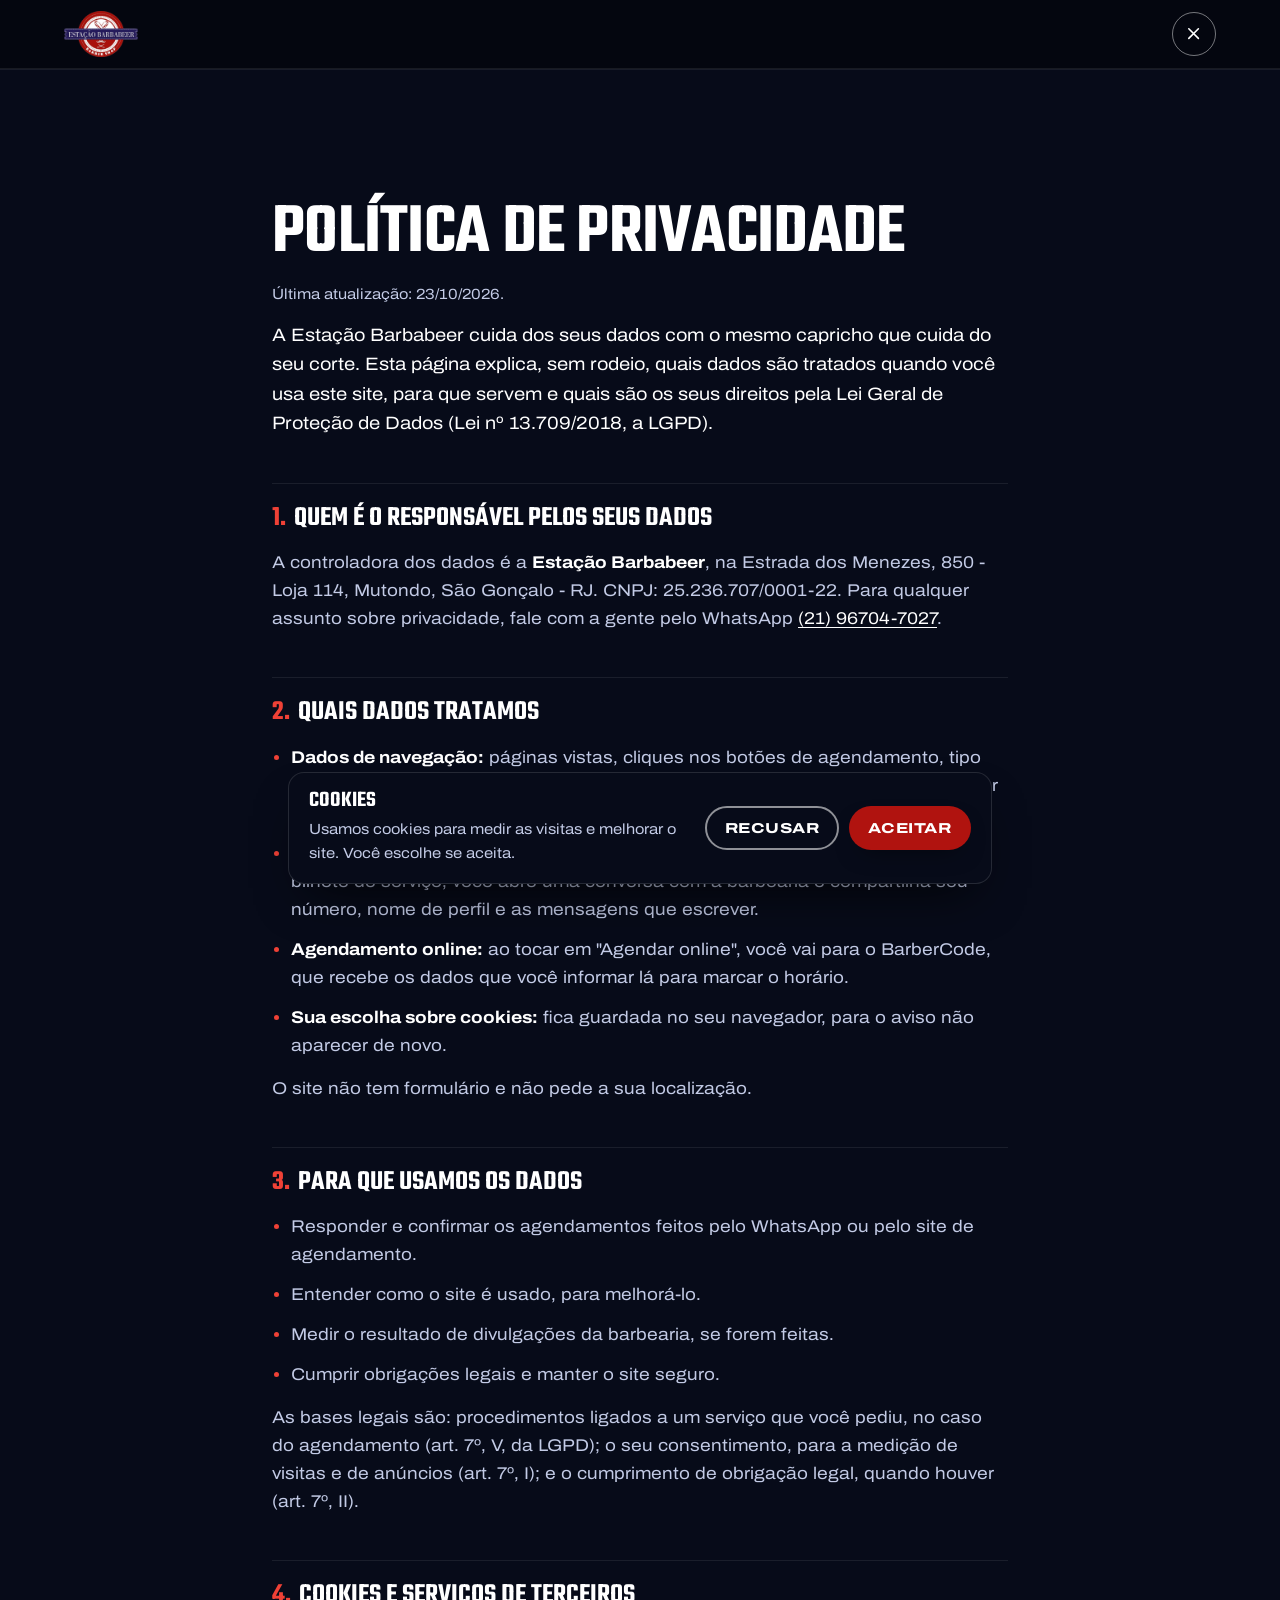
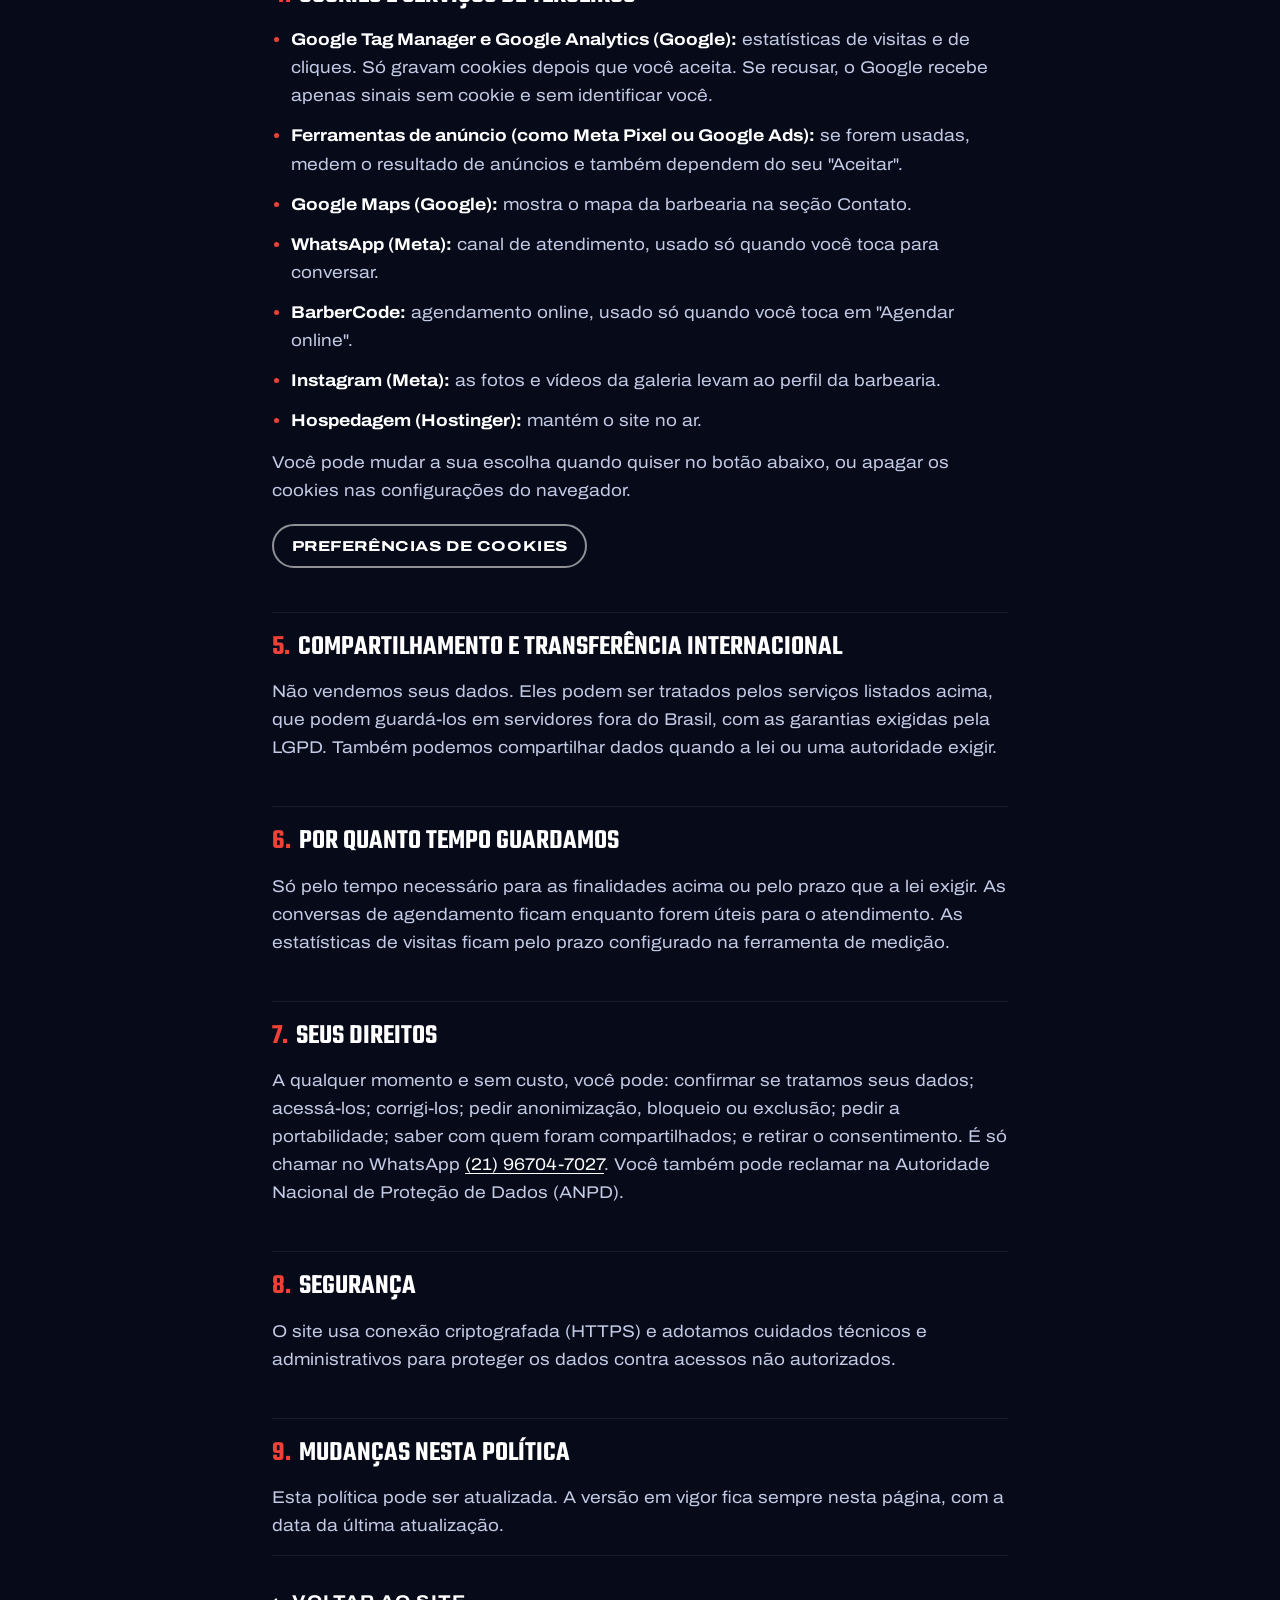
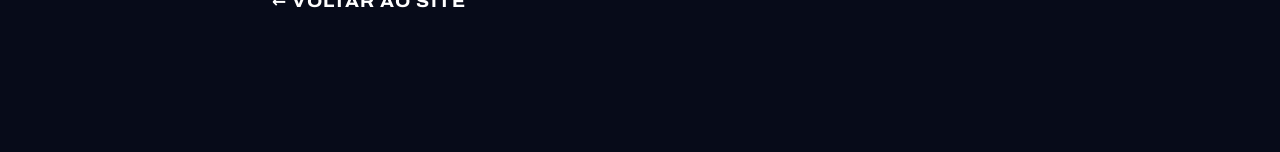
<file: politica-de-privacidade.html>
<!doctype html>
<html lang="pt-BR">
<head>
  <meta charset="utf-8">
  <meta name="viewport" content="width=device-width, initial-scale=1">
  <title>Política de privacidade · Estação Barbabeer</title>
  <meta name="description" content="Como a Estação Barbabeer trata dados pessoais e cookies, conforme a LGPD.">
  <meta name="robots" content="noindex">
  <meta name="theme-color" content="#0a0f22">
  <link rel="icon" type="image/png" href="assets/favicon.png">
  <link rel="preload" href="assets/fonts/archivo-latin.woff2" as="font" type="font/woff2" crossorigin>
  <link rel="preload" href="assets/fonts/teko-600-latin.woff2" as="font" type="font/woff2" crossorigin>
  <script src="js/consent.js"></script>
  <link rel="stylesheet" href="css/style.css">
</head>
<body>
  <header class="legal__top">
    <div class="wrap legal__bar">
      <a class="legal__brand" href="index.html" aria-label="Estação Barbabeer, voltar ao site">
        <img src="assets/logo-hd.webp" alt="" width="720" height="454">
      </a>
      <a class="legal__close" href="index.html" aria-label="Fechar e voltar ao site">
        <svg viewBox="0 0 24 24" aria-hidden="true"><path d="M6 6l12 12M18 6 6 18"/></svg>
      </a>
    </div>
  </header>

  <main class="legal field field--deep" id="conteudo">
    <div class="wrap legal__wrap">
      <h1 class="display">Política de privacidade</h1>
      <p class="legal__date">Última atualização: 23/10/2026.</p>
      <p class="legal__intro">A Estação Barbabeer cuida dos seus dados com o mesmo capricho que cuida do seu corte. Esta página explica, sem rodeio, quais dados são tratados quando você usa este site, para que servem e quais são os seus direitos pela Lei Geral de Proteção de Dados (Lei nº 13.709/2018, a LGPD).</p>

      <h2><span>1.</span> Quem é o responsável pelos seus dados</h2>
      <p>A controladora dos dados é a <strong>Estação Barbabeer</strong>, na Estrada dos Menezes, 850 - Loja 114, Mutondo, São Gonçalo - RJ. CNPJ: 25.236.707/0001-22. Para qualquer assunto sobre privacidade, fale com a gente pelo WhatsApp <a href="https://wa.me/5521967047027" target="_blank" rel="noopener">(21) 96704-7027</a>.</p>

      <h2><span>2.</span> Quais dados tratamos</h2>
      <ul>
        <li><strong>Dados de navegação:</strong> páginas vistas, cliques nos botões de agendamento, tipo de aparelho e navegador, cidade aproximada e endereço IP. Só são coletados por cookies de medição se você tocar em "Aceitar" no aviso de cookies.</li>
        <li><strong>Dados que você nos manda:</strong> ao tocar em "Agendar pelo WhatsApp" ou num bilhete de serviço, você abre uma conversa com a barbearia e compartilha seu número, nome de perfil e as mensagens que escrever.</li>
        <li><strong>Agendamento online:</strong> ao tocar em "Agendar online", você vai para o BarberCode, que recebe os dados que você informar lá para marcar o horário.</li>
        <li><strong>Sua escolha sobre cookies:</strong> fica guardada no seu navegador, para o aviso não aparecer de novo.</li>
      </ul>
      <p>O site não tem formulário e não pede a sua localização.</p>

      <h2><span>3.</span> Para que usamos os dados</h2>
      <ul>
        <li>Responder e confirmar os agendamentos feitos pelo WhatsApp ou pelo site de agendamento.</li>
        <li>Entender como o site é usado, para melhorá-lo.</li>
        <li>Medir o resultado de divulgações da barbearia, se forem feitas.</li>
        <li>Cumprir obrigações legais e manter o site seguro.</li>
      </ul>
      <p>As bases legais são: procedimentos ligados a um serviço que você pediu, no caso do agendamento (art. 7º, V, da LGPD); o seu consentimento, para a medição de visitas e de anúncios (art. 7º, I); e o cumprimento de obrigação legal, quando houver (art. 7º, II).</p>

      <h2><span>4.</span> Cookies e serviços de terceiros</h2>
      <ul>
        <li><strong>Google Tag Manager e Google Analytics (Google):</strong> estatísticas de visitas e de cliques. Só gravam cookies depois que você aceita. Se recusar, o Google recebe apenas sinais sem cookie e sem identificar você.</li>
        <li><strong>Ferramentas de anúncio (como Meta Pixel ou Google Ads):</strong> se forem usadas, medem o resultado de anúncios e também dependem do seu "Aceitar".</li>
        <li><strong>Google Maps (Google):</strong> mostra o mapa da barbearia na seção Contato.</li>
        <li><strong>WhatsApp (Meta):</strong> canal de atendimento, usado só quando você toca para conversar.</li>
        <li><strong>BarberCode:</strong> agendamento online, usado só quando você toca em "Agendar online".</li>
        <li><strong>Instagram (Meta):</strong> as fotos e vídeos da galeria levam ao perfil da barbearia.</li>
        <li><strong>Hospedagem (Hostinger):</strong> mantém o site no ar.</li>
      </ul>
      <p>Você pode mudar a sua escolha quando quiser no botão abaixo, ou apagar os cookies nas configurações do navegador.</p>
      <p><button class="btn btn--ghost btn--sm legal__cookies" type="button" data-cookies-open>Preferências de cookies</button></p>

      <h2><span>5.</span> Compartilhamento e transferência internacional</h2>
      <p>Não vendemos seus dados. Eles podem ser tratados pelos serviços listados acima, que podem guardá-los em servidores fora do Brasil, com as garantias exigidas pela LGPD. Também podemos compartilhar dados quando a lei ou uma autoridade exigir.</p>

      <h2><span>6.</span> Por quanto tempo guardamos</h2>
      <p>Só pelo tempo necessário para as finalidades acima ou pelo prazo que a lei exigir. As conversas de agendamento ficam enquanto forem úteis para o atendimento. As estatísticas de visitas ficam pelo prazo configurado na ferramenta de medição.</p>

      <h2><span>7.</span> Seus direitos</h2>
      <p>A qualquer momento e sem custo, você pode: confirmar se tratamos seus dados; acessá-los; corrigi-los; pedir anonimização, bloqueio ou exclusão; pedir a portabilidade; saber com quem foram compartilhados; e retirar o consentimento. É só chamar no WhatsApp <a href="https://wa.me/5521967047027" target="_blank" rel="noopener">(21) 96704-7027</a>. Você também pode reclamar na Autoridade Nacional de Proteção de Dados (ANPD).</p>

      <h2><span>8.</span> Segurança</h2>
      <p>O site usa conexão criptografada (HTTPS) e adotamos cuidados técnicos e administrativos para proteger os dados contra acessos não autorizados.</p>

      <h2><span>9.</span> Mudanças nesta política</h2>
      <p>Esta política pode ser atualizada. A versão em vigor fica sempre nesta página, com a data da última atualização.</p>

      <p class="legal__back-row"><a class="legal__back" href="index.html">← Voltar ao site</a></p>
    </div>
  </main>

  <section class="cookies" data-cookies hidden aria-labelledby="cookies-titulo">
    <div class="cookies__text">
      <h2 class="cookies__title" id="cookies-titulo">Cookies</h2>
      <p>Usamos cookies para medir as visitas e melhorar o site. Você escolhe se aceita.</p>
    </div>
    <div class="cookies__actions">
      <button class="btn btn--ghost btn--sm" type="button" data-cookies-choice="recusado">Recusar</button>
      <button class="btn btn--red btn--sm" type="button" data-cookies-choice="aceito">Aceitar</button>
    </div>
  </section>
</body>
</html>
</file>
<file: css/style.css>
/* ---------- Fontes: servidas pelo proprio site (sem Google Fonts, nenhum IP vai para terceiros) ----------
   Teko e Archivo, licenca SIL Open Font License 1.1. Subconjuntos latin e latin-ext. */
@font-face {
  font-family: "Teko"; font-style: normal; font-weight: 600;
  font-display: swap;
  src: url("../assets/fonts/teko-600-latin.woff2") format("woff2");
  unicode-range: U+0000-00FF, U+0131, U+0152-0153, U+02BB-02BC, U+02C6, U+02DA, U+02DC, U+0304, U+0308, U+0329, U+2000-206F, U+20AC, U+2122, U+2191, U+2193, U+2212, U+2215, U+FEFF, U+FFFD;
}
@font-face {
  font-family: "Teko"; font-style: normal; font-weight: 600;
  font-display: swap;
  src: url("../assets/fonts/teko-600-latin-ext.woff2") format("woff2");
  unicode-range: U+0100-02BA, U+02BD-02C5, U+02C7-02CC, U+02CE-02D7, U+02DD-02FF, U+0304, U+0308, U+0329, U+1D00-1DBF, U+1E00-1E9F, U+1EF2-1EFF, U+2020, U+20A0-20AB, U+20AD-20C4, U+2113, U+2C60-2C7F, U+A720-A7FF;
}
@font-face {
  font-family: "Archivo"; font-style: normal; font-weight: 400 800; font-stretch: 62% 125%;
  font-display: swap;
  src: url("../assets/fonts/archivo-latin.woff2") format("woff2");
  unicode-range: U+0000-00FF, U+0131, U+0152-0153, U+02BB-02BC, U+02C6, U+02DA, U+02DC, U+0304, U+0308, U+0329, U+2000-206F, U+20AC, U+2122, U+2191, U+2193, U+2212, U+2215, U+FEFF, U+FFFD;
}
@font-face {
  font-family: "Archivo"; font-style: normal; font-weight: 400 800; font-stretch: 62% 125%;
  font-display: swap;
  src: url("../assets/fonts/archivo-latin-ext.woff2") format("woff2");
  unicode-range: U+0100-02BA, U+02BD-02C5, U+02C7-02CC, U+02CE-02D7, U+02DD-02FF, U+0304, U+0308, U+0329, U+1D00-1DBF, U+1E00-1E9F, U+1EF2-1EFF, U+2020, U+20A0-20AB, U+20AD-20C4, U+2113, U+2C60-2C7F, U+A720-A7FF;
}

/* Estação Barbabeer — cores tiradas da logo: azul-marinho, vermelho barbearia e branco */
:root {
  --navy: #0a0f22;
  --navy-deep: #070b19;
  --navy-ink: #04060f;
  --red: #b0130f;
  --white: #ffffff;
  --on-navy-soft: #c3cbe6;
  --on-red-soft: #ffd8d4;
  --star: #ef4136; /* vermelho da logo clareado: estrelas legiveis no azul escuro */

  --display: "Teko", "Arial Narrow", sans-serif;
  --sans: "Archivo", system-ui, sans-serif;

  --wrap: 72rem;
  --gutter: clamp(1rem, 4vw, 2.5rem);
  --section: clamp(4.5rem, 10vw, 8rem);
  --head-gap: clamp(2rem, 4.5vw, 3rem); /* cabecalho da secao -> conteudo */
  --radius: 6px;
  --ease-out: cubic-bezier(0.16, 1, 0.3, 1);
  --topbar-h: 4.25rem;
  /* Tratamento unico das fotos de fundo (fachada e avaliacoes): desfoque proposital e veu escuro */
  --photo-blur: 7px;
  --photo-veil: rgb(4 6 15 / 0.86);
}

*, *::before, *::after { box-sizing: border-box; }

html {
  scroll-behavior: smooth;
  scroll-padding-top: calc(var(--topbar-h) + 1rem);
  -webkit-text-size-adjust: 100%;
  scrollbar-color: var(--red) var(--navy-ink);
}

body {
  margin: 0;
  background: var(--navy);
  color: var(--white);
  font-family: var(--sans);
  font-size: 1.0625rem;
  line-height: 1.6;
  font-variation-settings: "wdth" 112;
  -webkit-font-smoothing: antialiased;
}

::selection { background: var(--red); color: var(--white); }

img { max-width: 100%; display: block; }
a { color: inherit; text-underline-offset: 0.2em; }
h1, h2, h3, p { margin: 0; }
ul { margin: 0; padding: 0; list-style: none; }

:focus-visible {
  outline: 3px solid var(--white);
  outline-offset: 3px;
  border-radius: 4px;
}

.sprite { position: absolute; }
.sr { position: absolute; width: 1px; height: 1px; overflow: hidden; clip: rect(0 0 0 0); white-space: nowrap; }

.skip {
  position: absolute; left: 1rem; top: -4rem; z-index: 100;
  background: var(--white); color: var(--navy-ink);
  padding: 0.75rem 1rem; font-weight: 700; border-radius: var(--radius);
}
.skip:focus { top: 1rem; }

.ico {
  width: 1.25em; height: 1.25em; flex: none;
  fill: none; stroke: currentColor; stroke-width: 1.8;
  stroke-linecap: round; stroke-linejoin: round;
}

.wrap { width: min(100% - 2 * var(--gutter), var(--wrap)); margin-inline: auto; }

/* Campo de pagina: secoes em dois tons de azul, separadas por uma linha fina; o vermelho e so destaque */
.field { padding-block: var(--section); position: relative; border-top: 1px solid rgb(255 255 255 / 0.07); }
.field--navy { background: var(--navy); }
.field--deep { background: var(--navy-deep); }

.display {
  font-family: var(--display);
  font-weight: 600;
  font-size: clamp(2.4rem, 6vw, 4.5rem);
  line-height: 1;
  letter-spacing: -0.01em;
  text-transform: uppercase;
  text-wrap: balance;
}

/* Eco vazado atras dos titulos (ideia da referencia) */
.display[data-echo] { position: relative; isolation: isolate; }
.display[data-echo]::after {
  content: attr(data-echo);
  content: attr(data-echo) / "";
  position: absolute; inset: 0; z-index: -1;
  translate: 0.09em -0.11em;
  color: transparent;
  -webkit-text-stroke: 1.5px rgb(255 255 255 / 0.32);
  pointer-events: none;
}

/* Placeholder: dado que o dono ainda precisa preencher */
.tbd {
  display: inline-block;
  padding: 0 0.35em;
  border: 1.5px dashed currentColor;
  border-radius: 4px;
  font-style: normal;
  opacity: 0.7;
  line-height: 1.35;
}

/* ---------- Botoes ---------- */
.btn {
  display: inline-flex; align-items: center; justify-content: center; gap: 0.55rem;
  min-height: 3.25rem; padding: 0.8rem 1.5rem;
  border: 2px solid transparent; border-radius: 999px;
  font-family: var(--sans); font-weight: 750; font-size: 1rem;
  font-variation-settings: "wdth" 125;
  letter-spacing: 0.04em; text-transform: uppercase; text-decoration: none;
  cursor: pointer;
  transition: transform 0.35s var(--ease-out), background-color 0.25s, color 0.25s, box-shadow 0.35s var(--ease-out);
}
.btn:hover { transform: translateY(-2px); }
.btn:active { transform: translateY(0); transition-duration: 0.08s; }
.btn--red { background: var(--red); color: var(--white); box-shadow: 0 10px 24px -12px rgb(0 0 0 / 0.6); }
.btn--red:hover { background: #c41a15; box-shadow: 0 16px 30px -14px rgb(0 0 0 / 0.7); }
.btn--ghost { border-color: rgb(255 255 255 / 0.55); color: var(--white); background: transparent; }
.btn--ghost:hover { border-color: var(--white); background: rgb(255 255 255 / 0.08); }
.btn--sm { min-height: 2.6rem; padding: 0.5rem 1.1rem; font-size: 0.9rem; }
.btn--lg { min-height: 3.75rem; padding: 1rem 2rem; font-size: 1.1rem; }
.btn .ico { width: 1.3em; height: 1.3em; }
.btn--ghost .ico { transition: transform 0.35s var(--ease-out); }
.btn--ghost:hover .ico { transform: translateX(4px); }

.link {
  display: inline-flex; align-items: center; gap: 0.5rem;
  font-weight: 700; color: var(--red); text-decoration-thickness: 2px;
}

/* ---------- Topo ---------- */
.topbar {
  position: fixed; inset: 0 0 auto; z-index: 50;
  height: var(--topbar-h);
  background: rgb(7 11 25 / 0.92);
  backdrop-filter: saturate(1.4) blur(10px);
  border-bottom: 1px solid rgb(255 255 255 / 0.08);
  transition: transform 0.45s var(--ease-out);
}
.topbar.is-hidden { transform: translateY(-100%); }
.topbar__inner {
  height: 100%;
  width: min(100% - 2 * var(--gutter), var(--wrap)); margin-inline: auto;
  display: flex; align-items: center; gap: 1.5rem;
}
.topbar__brand img { height: 2.9rem; width: auto; max-width: none; flex: none; }
/* Enquanto a logo grande do topo da pagina esta visivel, a logo da barra fica escondida */
.topbar__brand { flex: none; transition: opacity 0.35s var(--ease-out), visibility 0s; } /* a logo nunca encolhe quando o menu cresce */
.topbar.logo-hidden .topbar__brand { opacity: 0; visibility: hidden; transition: opacity 0.35s var(--ease-out), visibility 0s 0.35s; }
.topbar__nav { display: flex; gap: clamp(1rem, 2vw, 1.75rem); margin-left: auto; }
.topbar__nav a, .topbar__cta { white-space: nowrap; }
.topbar__nav a {
  font-weight: 650; font-size: 0.9rem; letter-spacing: 0.08em; text-transform: uppercase;
  font-variation-settings: "wdth" 125;
  text-decoration: none; color: var(--on-navy-soft);
  background: linear-gradient(var(--red), var(--red)) 0 calc(100% - 8px) / 0 2px no-repeat;
  transition: color 0.2s, background-size 0.35s var(--ease-out);
}
.topbar__nav a:hover { color: var(--white); background-size: 100% 2px; }
.topbar__toggle {
  display: none; margin-left: auto;
  width: 2.75rem; height: 2.75rem; border: 0; border-radius: var(--radius);
  background: transparent; color: var(--white); cursor: pointer;
  align-items: center; justify-content: center;
}
.topbar__toggle .ico { width: 1.6rem; height: 1.6rem; }
.topbar__toggle .ico--close { display: none; }
.topbar__toggle[aria-expanded="true"] .ico--open { display: none; }
.topbar__toggle[aria-expanded="true"] .ico--close { display: block; }

/* ---------- Hero ---------- */
.hero {
  position: relative;
  min-height: min(100svh, 60rem);
  display: grid; align-items: center;
  padding: calc(var(--topbar-h) + 2.5rem) 0 6rem;
  background: var(--navy);
  overflow: hidden;
}
/* Foto da fachada ao fundo, coberta por um filtro preto para o conteudo manter o destaque.
   O degrade no pe funde a foto com o azul da secao seguinte. */
.hero__bg {
  position: absolute; inset: 0; width: 100%; height: 100%;
  object-fit: cover; object-position: 48% 45%;
  z-index: 0;
  /* desfoque proposital: a foto vira clima de fundo e nao disputa com a logo */
  filter: blur(var(--photo-blur)); transform: scale(1.08);
}
.hero::before {
  content: ""; position: absolute; inset: 0; z-index: 1;
  background:
    linear-gradient(to bottom, rgb(0 0 0 / 0) 55%, var(--navy) 100%),
    var(--photo-veil);
}
.hero__inner {
  position: relative; z-index: 2;
  width: min(100% - 2 * var(--gutter), 60rem); margin-inline: auto;
  display: flex; flex-direction: column; align-items: center;
  text-align: center;
}
.hero__logo {
  width: min(22rem, 70vw); height: auto;
  filter: drop-shadow(0 20px 34px rgb(0 0 0 / 0.5));
  margin-bottom: 1.75rem;
}
.hero__title {
  font-family: var(--display); font-weight: 600;
  text-transform: uppercase; line-height: 0.95;
  text-wrap: balance;
}
.hero__title span { display: block; }
.hero__kicker {
  font-size: clamp(1.5rem, 3.4vw, 2.6rem);
  color: var(--star);
  margin-bottom: 0.35rem;
}
.hero__title-big { font-size: clamp(3rem, 9vw, 6rem); letter-spacing: 0.01em; }
.hero__lede {
  margin: 1.4rem auto 0; max-width: 36rem;
  font-size: clamp(1.05rem, 1.6vw, 1.25rem);
  color: var(--on-navy-soft);
}
.hero__lede .tbd { color: var(--white); }
.hero__actions { display: flex; flex-wrap: wrap; justify-content: center; gap: 0.85rem; margin-top: 2rem; }
/* Nota sob os botoes: o que o agendamento online faz e em que dias */
.hero__note { margin-top: 0.9rem; font-size: 0.9rem; color: var(--on-navy-soft); }
/* Linha de prova sob os botoes: nota do Google e preco do corte, cada um leva a sua secao */
.hero__proof {
  display: flex; flex-wrap: wrap; align-items: center; justify-content: center;
  gap: 0 1.1rem; margin-top: 1.25rem; font-size: 0.95rem; color: var(--on-navy-soft);
}
.hero__proof a {
  display: inline-flex; align-items: center; gap: 0.4rem; min-height: 44px;
  color: inherit; text-decoration: none; transition: color 0.25s;
}
.hero__proof a:hover { color: var(--white); }
.hero__proof strong { color: var(--white); font-weight: 750; }
.hero__proof .ico { width: 1.05rem; height: 1.05rem; color: var(--star); }
.hero__proof-sep { width: 4px; height: 4px; border-radius: 50%; background: rgb(255 255 255 / 0.35); }

/* ---------- Servicos: cartoes com selo, como na referencia ---------- */
.services__head { text-align: center; display: grid; justify-items: center; gap: 1rem; }
.services__head p { color: var(--on-navy-soft); max-width: 32rem; font-size: 1.15rem; }
/* o diferencial da casa: em branco, um degrau acima da instrucao */
.services__head .services__perk { color: var(--white); font-weight: 700; font-size: 1.25rem; margin-bottom: -0.5rem; }
/* Bilhetes de estacao: corpo azul, picote pontilhado, canhoto vermelho com o preco */
.ticket-grid {
  display: grid; grid-template-columns: repeat(2, 1fr);
  gap: clamp(1rem, 2vw, 1.5rem);
  margin-top: var(--head-gap);
}
/* numero impar de bilhetes: o ultimo fica centralizado na sua linha */
.ticket:last-child:nth-child(odd) { grid-column: 1 / -1; justify-self: center; width: calc((100% - clamp(1rem, 2vw, 1.5rem)) / 2); }
.ticket {
  --stub: 9.5rem;
  --bite: 13px;
  position: relative;
  filter: drop-shadow(0 16px 22px rgb(0 0 0 / 0.45));
  border-radius: 12px;
  transition: translate 0.45s var(--ease-out);
}
.ticket:hover { translate: 0 -4px; }
.ticket:focus-within { outline: 3px solid var(--white); outline-offset: 4px; }
/* Corpo e canhoto sao pecas separadas que se encaixam no picote:
   cada uma tem a sua meia-mordida, para o canhoto poder se soltar ao usar o bilhete */
.ticket__card {
  display: grid; grid-template-columns: 1fr var(--stub);
  min-height: 9rem;
}
.ticket__body {
  padding: 1.25rem 1.5rem 1.3rem; display: grid; align-content: center; gap: 0.35rem;
  background: #121b3d; border-radius: 12px 0 0 12px;
  -webkit-mask:
    radial-gradient(circle at 100% 0, #0000 var(--bite), #000 calc(var(--bite) + 0.5px)) top / 100% 51% no-repeat,
    radial-gradient(circle at 100% 100%, #0000 var(--bite), #000 calc(var(--bite) + 0.5px)) bottom / 100% 51% no-repeat;
          mask:
    radial-gradient(circle at 100% 0, #0000 var(--bite), #000 calc(var(--bite) + 0.5px)) top / 100% 51% no-repeat,
    radial-gradient(circle at 100% 100%, #0000 var(--bite), #000 calc(var(--bite) + 0.5px)) bottom / 100% 51% no-repeat;
  transition: box-shadow 0.4s var(--ease-out);
}
.ticket__label {
  display: inline-flex; align-items: center; gap: 0.5rem;
  font-size: 0.75rem; font-weight: 700; letter-spacing: 0.14em; text-transform: uppercase;
  color: var(--on-navy-soft);
}
.ticket__label .ico { width: 1.15rem; height: 1.15rem; color: var(--star); stroke-width: 1.8; }
.ticket__name {
  font-family: var(--display); font-weight: 600; text-transform: uppercase;
  font-size: clamp(1.9rem, 3vw, 2.5rem); line-height: 1;
}
/* O nome e um link esticado: o bilhete inteiro abre o WhatsApp */
.ticket__link { color: inherit; text-decoration: none; }
.ticket__link::after { content: ""; position: absolute; inset: 0; border-radius: 12px; }
.ticket__link:focus-visible { outline: none; }
/* aviso de canal unico (Pezinho nao esta no agendamento online) */
.ticket__only { font-size: 0.8rem; color: var(--on-navy-soft); }
.ticket__meta {
  font-size: 0.78rem; font-weight: 650; letter-spacing: 0.12em; text-transform: uppercase;
  color: var(--on-navy-soft);
}
.ticket__meta strong { color: var(--white); font-weight: 750; }
.ticket__stub {
  position: relative;
  display: grid; place-content: center; justify-items: center; gap: 0.35rem;
  background: var(--red); text-align: center; border-radius: 0 12px 12px 0;
  -webkit-mask:
    radial-gradient(circle at 0 0, #0000 var(--bite), #000 calc(var(--bite) + 0.5px)) top / 100% 51% no-repeat,
    radial-gradient(circle at 0 100%, #0000 var(--bite), #000 calc(var(--bite) + 0.5px)) bottom / 100% 51% no-repeat;
          mask:
    radial-gradient(circle at 0 0, #0000 var(--bite), #000 calc(var(--bite) + 0.5px)) top / 100% 51% no-repeat,
    radial-gradient(circle at 0 100%, #0000 var(--bite), #000 calc(var(--bite) + 0.5px)) bottom / 100% 51% no-repeat;
  transform-origin: 0 100%;
  transition: background-color 0.3s, transform 0.7s cubic-bezier(0.34, 1.56, 0.64, 1);
}
.ticket__stub::before {
  content: ""; position: absolute; left: -1px; top: calc(var(--bite) + 6px); bottom: calc(var(--bite) + 6px);
  border-left: 3px dotted rgb(255 255 255 / 0.55);
}
.ticket:hover .ticket__stub { background: #c41a15; }
.ticket__stub { cursor: pointer; }

/* Bilhete usado: ao tocar para agendar, o bilhete fica em destaque e o canhoto se solta um pouco no picote */
.ticket.is-used { translate: 0 -6px; }
.ticket.is-used .ticket__body { box-shadow: inset 0 0 0 2px var(--star); }
.ticket.is-used .ticket__stub { transform: translate(10px, 4px) rotate(7deg); }
.ticket.is-used .ticket__go { font-size: 0; }
.ticket.is-used .ticket__go::after { content: "Bilhete usado"; font-size: 0.72rem; }
.ticket__price {
  font-family: var(--display); font-weight: 600; font-size: 2.4rem; line-height: 1;
  font-variant-numeric: tabular-nums;
}
.ticket__go { font-size: 0.72rem; font-weight: 750; letter-spacing: 0.14em; text-transform: uppercase; }

/* ---------- Avaliacoes ---------- */
/* Foto do Instagram ao fundo das avaliacoes (cliente tomando uma cerveja no corte), sob filtro escuro.
   Fica dentro do bloco preso, entao continua parada enquanto os cartoes aparecem. */
.reviews { padding-block: 0; }
.reviews__pin { position: relative; padding-block: var(--section); overflow: hidden; }
.reviews__bg {
  position: absolute; inset: 0; width: 100%; height: 100%;
  object-fit: cover; object-position: 50% 40%;
  filter: blur(var(--photo-blur)); transform: scale(1.08);
  z-index: 0;
}
.reviews__pin::before {
  content: ""; position: absolute; inset: 0; z-index: 1;
  background: var(--photo-veil);
}
.reviews__pin > .wrap { position: relative; z-index: 2; }
.reviews__head { display: grid; justify-items: center; gap: 1.5rem; text-align: center; }
.rating { display: flex; flex-wrap: wrap; align-items: center; justify-content: center; gap: 0.75rem 1rem; }
.rating__value {
  font-family: var(--display); font-weight: 600;
  font-size: clamp(3.25rem, 8vw, 4.75rem); line-height: 0.85;
}
.stars { display: inline-flex; gap: 3px; }
.stars svg { width: 1.6rem; height: 1.6rem; fill: currentColor; flex: none; }
.rating__stars { position: relative; display: inline-flex; color: rgb(255 255 255 / 0.2); }
.rating__fill { position: absolute; inset: 0 auto 0 0; width: var(--fill); overflow: hidden; color: var(--star); }
.rating__fill .stars { width: max-content; }
.rating__count { color: var(--on-navy-soft); font-weight: 650; }
.review-grid {
  display: grid; grid-template-columns: repeat(2, 1fr);
  gap: clamp(1rem, 2vw, 1.5rem); margin-top: var(--head-gap);
}
.review {
  position: relative;
  background: var(--navy-deep); border-radius: 16px;
  padding: 1.75rem 1.75rem 1.5rem;
  display: flex; flex-direction: column; gap: 1rem;
  box-shadow: 0 24px 50px -28px rgb(0 0 0 / 0.75);
}
.review::before {
  content: ""; position: absolute; inset: 0.55rem;
  border: 2px dotted rgb(255 255 255 / 0.18); border-radius: 11px;
  pointer-events: none;
}
.review__stars { color: var(--star); }
.review__stars svg { width: 1.2rem; height: 1.2rem; }
.review__text { margin: 0; font-size: 1.1rem; line-height: 1.55; }
.review__who { margin-top: auto; color: var(--on-navy-soft); font-size: 0.95rem; }
.review__who strong {
  font-family: var(--display); font-weight: 600; text-transform: uppercase;
  font-size: 1.35rem; letter-spacing: 0.02em; color: var(--white); margin-right: 0.35rem;
}

/* Rolagem presa (como na referencia A Banca): a secao fica parada na tela
   e os cartoes aparecem um por um conforme a pessoa rola. O JS liga o modo
   so quando tudo cabe na altura da tela; senao cada cartao aparece ao entrar. */
.reviews.is-pinned { height: 185vh; padding-block: 0; } /* 4 cartoes em ~0,85 tela de rolagem extra */
.reviews.is-pinned .reviews__pin {
  position: sticky; top: 0;
  min-height: 100vh; display: grid; align-content: center;
  padding-block: 1.25rem;
}
.reviews.is-pinned .reviews__actions { margin-top: 2rem; }

/* Telas largas: titulo e nota no centro, avaliacoes ao redor (duas de cada lado) */
@media (min-width: 1100px) {
  .reviews__stage {
    display: grid; align-items: center;
    grid-template-columns: 1fr minmax(15rem, 19rem) 1fr;
    grid-template-areas: "a head b" "c head d";
    gap: clamp(1rem, 2vw, 1.5rem) clamp(1.25rem, 3vw, 2.5rem);
  }
  .reviews__stage .review-grid { display: contents; }
  .reviews__stage .review:nth-child(1) { grid-area: a; }
  .reviews__stage .review:nth-child(2) { grid-area: b; }
  .reviews__stage .review:nth-child(3) { grid-area: c; }
  .reviews__stage .review:nth-child(4) { grid-area: d; }
  .reviews__stage .review { align-self: stretch; }
  .reviews__stage .reviews__head { grid-area: head; }
  .reviews__stage .rating { flex-direction: column; gap: 0.6rem; }
}
.js .review { opacity: 0; transform: translateY(34px) scale(0.97); }

.reviews__actions {
  display: flex; flex-wrap: wrap; align-items: center; justify-content: center;
  gap: 0.75rem 1.75rem; margin-top: 2.75rem;
}
.ico--fill { fill: currentColor; stroke: none; }
.link--light { color: var(--white); }

/* ---------- Quadro de horarios ---------- */
.timetable { background: var(--navy-deep); }
/* Aberto agora / fechado: pilula ao lado do titulo do quadro. Ponto ambar = aberto, vermelho = fechado */
.board__status {
  display: inline-flex; align-items: center; gap: 0.6rem;
  padding: 0.55rem 1rem; border-radius: 999px; border: 1px solid rgb(255 255 255 / 0.15);
  font-size: 0.85rem; font-weight: 750; letter-spacing: 0.08em; text-transform: uppercase;
  color: var(--on-navy-soft);
}
.board__status[hidden] { display: none; }
.board__status::before { content: ""; width: 0.6rem; height: 0.6rem; border-radius: 50%; background: var(--star); }
.board__status.is-open { color: var(--white); }
.board__status.is-open::before { background: #f0b429; box-shadow: 0 0 0 4px rgb(240 180 41 / 0.2); }
.timetable__head {
  display: flex; flex-wrap: wrap; align-items: end; justify-content: space-between;
  gap: 1rem 2rem; margin-bottom: var(--head-gap);
}

.board {
  background: var(--navy-ink);
  border-radius: 14px;
  padding: clamp(0.75rem, 2vw, 1.5rem);
  box-shadow: inset 0 2px 0 rgb(255 255 255 / 0.05), 0 30px 60px -30px rgb(0 0 0 / 0.7);
}
.board__fallback { padding: 1rem; color: var(--on-navy-soft); }
.board__row {
  display: grid; grid-template-columns: minmax(7rem, 1.6fr) 1fr 1fr;
  gap: clamp(0.5rem, 2vw, 1.5rem); align-items: center;
  padding: 0.7rem clamp(0.25rem, 1.5vw, 1rem);
}
.board__row + .board__row { border-top: 1px solid rgb(255 255 255 / 0.06); }
.board__row--head {
  font-size: 0.78rem; font-weight: 700; letter-spacing: 0.16em; text-transform: uppercase;
  color: #f0b429; padding-bottom: 0.9rem;
}
.board__row.is-today { background: rgb(176 19 15 / 0.22); border-radius: 8px; }
.board__day {
  font-family: var(--display); font-weight: 600; text-transform: uppercase;
  font-size: clamp(1rem, 2.6vw, 1.45rem);
}
.board__day small {
  display: inline-block; margin-left: 0.6rem; vertical-align: middle;
  font-family: var(--sans); font-size: 0.68rem; font-weight: 800; letter-spacing: 0.12em;
  background: var(--red); padding: 0.15rem 0.45rem; border-radius: 3px;
}
/* Paletas de "split-flap": cada caractere numa placa */
.flaps { display: inline-flex; gap: 3px; }
.flap {
  position: relative;
  display: inline-grid; place-items: center;
  width: clamp(1.35rem, 3.6vw, 2.15rem); height: clamp(1.9rem, 5vw, 2.9rem);
  background: linear-gradient(#18203f 50%, #131a35 50%);
  border-radius: 4px;
  font-family: var(--sans); font-weight: 750; font-variation-settings: "wdth" 70;
  font-size: clamp(1.05rem, 3vw, 1.7rem); font-variant-numeric: tabular-nums;
  color: var(--white);
  box-shadow: 0 2px 3px rgb(0 0 0 / 0.4);
}
.flap::after {
  content: ""; position: absolute; left: 0; right: 0; top: 50%; height: 1px;
  background: rgb(0 0 0 / 0.55);
}
.flap--sep { background: none; box-shadow: none; width: auto; padding-inline: 1px; }
.flap--sep::after { display: none; }
.board__closed { grid-column: span 2; }
.flap--closed { width: auto; padding-inline: 0.6rem; color: var(--on-red-soft); background: linear-gradient(#5a1220 50%, #4f0f1b 50%); font-size: clamp(0.8rem, 2vw, 1.05rem); letter-spacing: 0.1em; }
.board.is-flipping .flap { animation: flip 0.6s var(--ease-out) both; animation-delay: var(--d, 0ms); }
@keyframes flip {
  0% { transform: perspective(300px) rotateX(-90deg); filter: brightness(1.8); }
  60% { transform: perspective(300px) rotateX(12deg); }
  100% { transform: none; filter: none; }
}

/* ---------- Barbeiros: tres fotos; a escolhida cresce ---------- */
/* Foto da geladeira de bebidas ao fundo (combina com "quem vai pagar a sua bebida"), sob o mesmo desfoque e filtro escuro */
.team { overflow: hidden; }
.team__bg {
  position: absolute; inset: 0; width: 100%; height: 100%;
  object-fit: cover; object-position: 50% 50%;
  /* pouco desfoque e cor contida: da para reconhecer as bebidas sem disputar com os barbeiros */
  filter: blur(5px) saturate(0.5); transform: scale(1.06);
  z-index: 0;
}
.team::before {
  content: ""; position: absolute; inset: 0; z-index: 1;
  background: rgb(4 6 15 / 0.78);
}
.team > .wrap { position: relative; z-index: 2; }
.team__head { text-align: center; display: grid; justify-items: center; gap: 1rem; margin-bottom: var(--head-gap); }
.team__head p { color: var(--on-navy-soft); max-width: 32rem; font-size: 1.15rem; }
.crew { display: flex; gap: clamp(0.6rem, 1.5vw, 1rem); height: clamp(20rem, 62vh, 36rem); }
.crew__item {
  position: relative; flex: 1 1 0; min-width: 0; border-radius: 16px; overflow: hidden;
  background: var(--navy); box-shadow: 0 24px 50px -28px rgb(0 0 0 / 0.75);
  transition: flex-grow 0.7s var(--ease-out);
}
.crew__item.is-open { flex-grow: 3.2; }
.crew__toggle { position: absolute; inset: 0; z-index: 3; width: 100%; padding: 0; border: 0; background: none; cursor: pointer; border-radius: inherit; }
.crew__item.is-open .crew__toggle { cursor: default; }
.crew__toggle:focus-visible { outline-offset: -4px; }
.crew__photo {
  position: absolute; inset: 0; display: flex; align-items: start; justify-content: center; padding: 1.25rem;
  background:
    repeating-linear-gradient(-45deg, rgb(255 255 255 / 0.03) 0 14px, transparent 14px 28px),
    var(--navy);
  box-shadow: inset 0 0 0 2px rgb(255 255 255 / 0.18); border-radius: inherit;
  filter: grayscale(0.7) brightness(0.6);
  transition: filter 0.6s var(--ease-out), transform 0.9s var(--ease-out);
}
.crew__photo:has(img) { box-shadow: none; padding: 0; }
.crew__photo img { position: absolute; inset: 0; width: 100%; height: 100%; object-fit: cover; object-position: 50% 15%; }
.crew__item:hover .crew__photo { filter: grayscale(0.3) brightness(0.8); }
.crew__item.is-open .crew__photo { filter: none; transform: scale(1.03); }
.crew__ph {
  font-size: 0.8rem; font-weight: 700; letter-spacing: 0.06em; text-transform: uppercase;
  color: var(--on-navy-soft); text-align: center;
}
/* sombra embaixo para o texto ler sobre a foto */
.crew__item::after {
  content: ""; position: absolute; inset: 45% 0 0; z-index: 1; pointer-events: none;
  background: linear-gradient(transparent, rgb(4 6 15 / 0.9));
}
.crew__num {
  position: absolute; left: 50%; bottom: 1rem; z-index: 2; translate: -50% 0;
  display: grid; justify-items: center; gap: 0.35rem; white-space: nowrap;
  transition: opacity 0.3s;
}
.crew__num-n { font-family: var(--display); font-size: 2.6rem; line-height: 1; color: var(--white); }
/* com o nome preenchido, so o nome aparece; o numero fica so enquanto falta o nome */
.crew__num-name:empty { display: none; }
/* nome comprido nunca vaza do cartao: corta com reticencias */
.crew__num-name, .crew__name { max-width: 100%; overflow: hidden; text-overflow: ellipsis; }
.crew__num { max-width: calc(100% - 1.5rem); }
.crew__num:has(.crew__num-name:not(:empty)) .crew__num-n { display: none; }
.crew__num-name {
  font-family: var(--display); font-weight: 600; text-transform: uppercase;
  font-size: clamp(1.3rem, 2.2vw, 1.8rem); line-height: 1; color: var(--white);
}
.crew__item.is-open .crew__num { opacity: 0; }
.crew__info {
  position: absolute; left: 0; right: 0; bottom: 0; z-index: 4;
  display: grid; gap: 0.6rem; justify-items: start; padding: clamp(1.25rem, 3vw, 2rem);
  opacity: 0; translate: 0 16px; visibility: hidden;
  transition: opacity 0.3s, translate 0.3s, visibility 0s 0.3s;
}
.crew__item.is-open .crew__info {
  opacity: 1; translate: 0 0; visibility: visible;
  transition: opacity 0.45s 0.3s, translate 0.55s 0.3s var(--ease-out), visibility 0s;
}
.crew__tag {
  font-size: 0.8rem; font-weight: 700; letter-spacing: 0.14em; text-transform: uppercase;
  color: var(--on-navy-soft);
}
.crew__name {
  font-family: var(--display); font-weight: 600; text-transform: uppercase;
  font-size: clamp(2.6rem, 5vw, 4rem); line-height: 0.95; margin-bottom: 0.4rem;
  white-space: nowrap;
}
.crew__name .tbd { font-size: 0.6em; }

/* ---------- Nosso trabalho ---------- */
.work__head {
  display: flex; flex-wrap: wrap; align-items: end; justify-content: space-between;
  gap: 1rem 2rem; margin-bottom: var(--head-gap);
}
.work__head .link { color: var(--white); }
.work__grid {
  display: grid; gap: clamp(0.75rem, 2vw, 1.25rem);
  grid-template-columns: repeat(3, 1fr);
}
.frame {
  position: relative; border-radius: 10px; overflow: hidden;
  background:
    repeating-linear-gradient(-45deg, rgb(255 255 255 / 0.03) 0 14px, transparent 14px 28px),
    var(--navy-deep);
  border: 2px dashed rgb(255 255 255 / 0.3);
  display: flex; align-items: end; padding: 1rem;
}
.frame img { position: absolute; inset: 0; width: 100%; height: 100%; object-fit: cover; }
.frame:has(img, video) { aspect-ratio: 2 / 3; border: 0; padding: 0; background: var(--navy-deep); }
.frame video { position: absolute; inset: 0; width: 100%; height: 100%; object-fit: cover; }
/* cada foto/video leva ao Instagram; o selo no canto avisa */
.frame__link { position: absolute; inset: 0; display: block; color: var(--white); }
.frame__link img, .frame__link video { transition: transform 0.6s var(--ease-out); }
.frame__link:hover img, .frame__link:hover video { transform: scale(1.04); }
.frame__link:focus-visible { outline-offset: -4px; }
.frame__insta {
  position: absolute; right: 0.6rem; bottom: 0.6rem; width: 2.1rem; height: 2.1rem; padding: 0.4rem;
  border-radius: 50%; background: rgb(4 6 15 / 0.6); stroke-width: 2;
  transition: background 0.25s;
}
.frame__link:hover .frame__insta { background: var(--red); }

/* ---------- Contato ---------- */
.visit__grid { display: grid; grid-template-columns: 1fr 1.1fr; gap: clamp(2.5rem, 6vw, 5rem); align-items: stretch; }
.facts { margin-top: 2.25rem; display: grid; gap: 1.6rem; }
.facts li { display: flex; gap: 1rem; align-items: start; }
.facts .ico {
  width: 3rem; height: 3rem; padding: 0.7rem;
  background: var(--red); border-radius: 50%; stroke-width: 1.7;
}
.facts strong {
  display: block; font-size: 0.8rem; letter-spacing: 0.14em; text-transform: uppercase;
  color: var(--on-navy-soft); margin-bottom: 0.25rem;
}
.facts div > :not(strong) { font-size: 1.15rem; font-weight: 600; }
.visit__map {
  min-height: 22rem; border-radius: 14px; overflow: hidden;
  background: var(--navy-deep); position: relative;
  box-shadow: 0 30px 60px -30px rgb(0 0 0 / 0.6);
}
.visit__map iframe {
  position: absolute; inset: 0; width: 100%; height: 100%; border: 0;
  /* Modo noturno: o embed gratuito do Google nao aceita estilo, entao o filtro inverte o claro e devolve as cores ao tom original */
  filter: invert(0.9) hue-rotate(180deg) saturate(0.85) brightness(0.95) contrast(0.95);
}
.map-empty {
  position: absolute; inset: 0.6rem;
  border: 2px dotted rgb(255 255 255 / 0.28); border-radius: 9px;
  display: grid; place-content: center; justify-items: center; gap: 0.75rem;
  text-align: center; padding: 2rem; color: var(--on-navy-soft);
}
.map-empty .ico { width: 2.5rem; height: 2.5rem; color: var(--red); }

/* ---------- Chamada final ---------- */
.closing {
  position: relative; background: var(--navy);
  border-top: 1px solid rgb(255 255 255 / 0.07);
  padding-block: var(--section);
  text-align: center; overflow: hidden;
}
/* Foto das cadeiras vazias ao fundo ("sua cadeira esta esperando"): desfoque leve para a cadeira ser reconhecivel */
.closing__bg {
  position: absolute; inset: 0; width: 100%; height: 100%;
  object-fit: cover; object-position: 45% 60%;
  filter: blur(4px); transform: scale(1.06);
  z-index: 0;
}
.closing::before {
  content: ""; position: absolute; inset: 0; z-index: 1;
  background: rgb(4 6 15 / 0.75);
}
.closing__inner { position: relative; z-index: 2; display: grid; justify-items: center; gap: 1.25rem; }
.closing__title { font-size: clamp(2.4rem, 7vw, 5.5rem); max-width: 14ch; }
.closing p { color: var(--on-navy-soft); font-size: 1.2rem; margin-bottom: 0.75rem; }
.closing__alt {
  display: inline-flex; align-items: center; min-height: 44px;
  color: var(--white); font-weight: 650; text-decoration-thickness: 2px;
}

/* ---------- Rodape ---------- */
.footer { background: var(--navy-ink); padding-block: 3.5rem 6rem; color: var(--on-navy-soft); }
.footer__inner { display: grid; justify-items: center; gap: 1.75rem; text-align: center; }
.footer img { width: 9rem; height: auto; }
.footer nav { display: flex; flex-wrap: wrap; justify-content: center; gap: 0.5rem 1.75rem; }
.footer nav a { text-decoration: none; font-weight: 600; }
.footer nav a:hover { color: var(--white); text-decoration: underline; }

/* Areas de toque: pelo menos 44px de altura sem mudar o desenho */
.topbar__brand, .topbar__nav a, .link, .footer nav a {
  display: inline-flex; align-items: center; min-height: 44px;
}
/* Nos dados de contato, o acolchoamento invisivel aumenta o toque sem empurrar as linhas */
.facts a { display: inline-block; padding-block: 12px; margin-block: -12px; }
/* "Como chegar": pilula discreta sob o endereco, abre a rota no Google Maps */
.facts .facts__go {
  display: inline-flex; align-items: center; gap: 0.45rem; margin-top: 0.85rem; margin-block-end: 0;
  min-height: 44px; padding: 0 1.1rem; border-radius: 999px;
  border: 1.5px solid rgb(255 255 255 / 0.45); color: var(--white);
  font-size: 0.85rem; font-weight: 750; letter-spacing: 0.06em; text-transform: uppercase; text-decoration: none;
  transition: border-color 0.25s, background 0.25s;
}
.facts .facts__go:hover { border-color: var(--white); background: rgb(255 255 255 / 0.08); }
.facts .facts__go .ico { width: 1rem; height: 1rem; padding: 0; background: none; border-radius: 0; color: inherit; transition: transform 0.35s var(--ease-out); }
.facts .facts__go:hover .ico { transform: translateX(3px); }
.facts div > span { display: block; }
.nowrap { white-space: nowrap; }
.footer p { font-size: 0.9rem; text-wrap: balance; }
.footer__legal { display: flex; flex-wrap: wrap; justify-content: center; gap: 0 1.5rem; }
.footer__legal a, .footer__cookies {
  display: inline-flex; align-items: center; min-height: 44px;
  font: inherit; color: inherit; text-decoration: underline; text-underline-offset: 3px;
  background: none; border: 0; padding: 0; cursor: pointer;
}
.footer__legal a:hover, .footer__cookies:hover { color: var(--white); }

/* ---------- Aviso de cookies (LGPD) ---------- */
.cookies {
  position: fixed; left: 1rem; right: 1rem; bottom: 1rem; z-index: 60;
  max-width: 44rem; margin-inline: auto;
  display: flex; align-items: center; gap: 1rem 1.5rem; flex-wrap: wrap;
  padding: 1.1rem 1.25rem; border-radius: 16px;
  background: var(--navy-deep); border: 1px solid rgb(255 255 255 / 0.12);
  box-shadow: 0 24px 50px -20px rgb(0 0 0 / 0.8);
}
.cookies[hidden] { display: none; }
.cookies__text { flex: 1 1 18rem; }
.cookies__title {
  font-family: var(--display); font-weight: 600; text-transform: uppercase;
  font-size: 1.4rem; line-height: 1; margin-bottom: 0.35rem;
}
.cookies p { color: var(--on-navy-soft); font-size: 0.92rem; }
.cookies p a { color: var(--white); text-underline-offset: 3px; }
.cookies__actions { display: flex; gap: 0.6rem; }
.cookies__actions .btn { min-width: 7.5rem; min-height: 44px; justify-content: center; }
/* com o aviso aberto, o botao flutuante do WhatsApp fica escondido para nao brigar com ele */
.cookies-open .float-whats { opacity: 0; pointer-events: none; }
@media (max-width: 480px) {
  .cookies { left: 0.75rem; right: 0.75rem; bottom: 0.75rem; }
  .cookies__actions { width: 100%; }
  .cookies__actions .btn { flex: 1; min-width: 0; }
}

/* Botao flutuante de WhatsApp (celular) */
.float-whats {
  position: fixed; right: 1rem; bottom: 1rem; z-index: 40;
  width: 3.75rem; height: 3.75rem; border-radius: 50%;
  display: grid; place-items: center;
  background: var(--red); color: var(--white);
  box-shadow: 0 12px 28px -8px rgb(0 0 0 / 0.55), 0 0 0 3px var(--white);
  transition: transform 0.35s var(--ease-out), opacity 0.35s;
}
.float-whats .ico { width: 1.8rem; height: 1.8rem; }
.float-whats.is-away { transform: translateY(160%); opacity: 0; pointer-events: none; }
/* computador: um pouco mais longe do canto */
@media (min-width: 761px) { .float-whats { right: 1.5rem; bottom: 1.5rem; } }


/* ---------- Responsivo ---------- */
@media (max-width: 960px) {
  .visit__grid { grid-template-columns: 1fr; }
}

/* Telas medias: o menu vira o botao de abrir, e o botao de agendar continua a vista */
/* o menu vira gaveta antes de o botao do topo sair da tela (logo + 5 links + botao precisam de ~1240px) */
@media (max-width: 1280px) {
  .topbar__toggle { display: inline-flex; margin-left: 0.5rem; }
  .topbar__cta { margin-left: auto; }
  .topbar__nav {
    position: fixed; inset: var(--topbar-h) 0 auto; margin: 0;
    flex-direction: column; gap: 0;
    background: var(--navy-deep);
    padding: 0.5rem var(--gutter) 1.5rem;
    border-bottom: 4px solid var(--red);
    clip-path: inset(0 0 100% 0);
    visibility: hidden;
    transition: clip-path 0.45s var(--ease-out), visibility 0s 0.45s;
  }
  .topbar__nav.is-open { clip-path: inset(0 0 0 0); visibility: visible; transition: clip-path 0.45s var(--ease-out); }
  .topbar__nav a { font-size: 1.1rem; padding-block: 1rem; border-bottom: 1px solid rgb(255 255 255 / 0.08); background: none; }
}

@media (max-width: 760px) {
  :root { --topbar-h: 3.75rem; --gutter: 1.5rem; }
  .topbar__brand img { height: 2.5rem; }
  .topbar__cta { display: none; }
  .topbar__toggle { margin-left: auto; }
  .hero { padding-top: calc(var(--topbar-h) + 2rem); padding-bottom: 5rem; min-height: auto; }
  .hero__actions .btn { width: 100%; }
  .hero__note { margin-top: 0.75rem; font-size: 0.85rem; }
  .hero__proof { margin-top: 0.5rem; font-size: 0.9rem; flex-direction: column; gap: 0; }
  .hero__proof-sep { display: none; }
  .btn { font-variation-settings: "wdth" 100; letter-spacing: 0.03em; }
  .btn--lg { font-size: 1rem; padding-inline: 1.25rem; }
  .ticket-grid { grid-template-columns: 1fr; }
  .ticket:last-child:nth-child(odd) { width: auto; justify-self: stretch; }
  .ticket { --stub: 7rem; }
  .ticket__card { min-height: 7.25rem; }
  .ticket__body { padding: 1.1rem 1.15rem; }
  .ticket__price { font-size: 2rem; }
  /* Celular: carrossel de deslizar, uma avaliacao por vez */
  .review-grid {
    display: flex; gap: 0.75rem; margin-top: calc(var(--head-gap) - 0.5rem);
    margin-inline: calc(50% - 50vw); padding: 0.5rem 14vw 1.5rem;
    overflow-x: auto; scroll-snap-type: x mandatory; scrollbar-width: none;
    overscroll-behavior-x: contain;
  }
  .review-grid::-webkit-scrollbar { display: none; }
  /* cartao do centro em foco; os vizinhos aparecem nas bordas, desfocados (JS) */
  /* nome logo abaixo do texto: cartoes curtos nao ficam com um vao no meio */
  .review__who { margin-top: 0; }
  /* cada cartao do tamanho do proprio texto; nome em cima da data, sem quebrar a data */
  .review-grid { align-items: start; }
  .board__status { font-size: 0.74rem; letter-spacing: 0.04em; padding: 0.5rem 0.85rem; gap: 0.5rem; }
  .review__who strong { display: block; margin: 0 0 0.1rem; }
  .review {
    flex: 0 0 72vw; scroll-snap-align: center; scroll-snap-stop: always;
    padding: 1.5rem 1.4rem 1.3rem; will-change: transform, filter;
  }
  .carousel-nav:not([hidden]) {
    display: flex; justify-content: center; margin-top: -0.5rem;
  }
  .carousel-nav__dots { display: flex; gap: 0.25rem; }
  .carousel-nav__dot {
    width: 1.75rem; height: 2.75rem; border: 0; padding: 0; background: none; cursor: pointer;
    display: grid; place-items: center;
  }
  .carousel-nav__dot::before {
    content: ""; width: 0.6rem; height: 0.6rem; border-radius: 50%;
    background: rgb(255 255 255 / 0.35); transition: background 0.25s, transform 0.25s;
  }
  .carousel-nav__dot[aria-current="true"]::before { background: var(--star); transform: scale(1.35); }
  .reviews__actions { margin-top: 1.75rem; }
  /* Celular: as fotos ficam empilhadas; a tocada cresce para baixo */
  .crew { flex-direction: column; height: auto; gap: 0.6rem; }
  .crew__item { flex: 0 0 5.5rem; transition: flex-basis 0.7s var(--ease-out); }
  .crew__item.is-open { flex-basis: 27rem; }
  .crew__photo { align-items: center; justify-content: end; }
  .crew__num { left: 1.25rem; bottom: 50%; translate: 0 50%; justify-items: start; gap: 0.25rem; }
  .crew__num-name { font-size: 1.7rem; }
  .crew__photo img { object-position: 50% 30%; }
  .crew__go { width: 100%; justify-content: center; }
  /* eco dos titulos mais afastado no celular, para ler como sombra intencional e nao como impressao desalinhada */
  .display[data-echo]::after { translate: 0.13em -0.15em; }
  .work__grid { grid-template-columns: 1fr 1fr; }
  .board__day small { display: block; width: max-content; margin: 0.25rem 0 0; }
  .board { padding: 0.5rem; }
  .board__row { grid-template-columns: minmax(0, 1fr) 5.6rem 5.6rem; gap: 0.5rem; padding-inline: 0.5rem; }
  .board__day { font-size: 0.95rem; }
  .flaps { gap: 2px; }
  .flap { width: 1.05rem; height: 1.6rem; font-size: 0.95rem; border-radius: 3px; }
  .flap--sep, .flap--closed { width: auto; }
}

/* ---------- Movimento (gramatica da referencia) ----------
   Conteudo visivel por padrao: so esconde para animar quando o JS marcou <html class="js">. */
@keyframes rise { from { opacity: 0; translate: 0 36px; } to { opacity: 1; translate: 0 0; } }
@keyframes title-in { from { opacity: 0; translate: 0 40px; scale: 1.08; } to { opacity: 1; translate: 0 0; scale: 1; } }
@keyframes logo-in { from { opacity: 0; scale: 0.8; rotate: -25deg; } to { opacity: 1; scale: 1; rotate: 0deg; } }
@keyframes float { 50% { translate: 0 -8px; } }
@keyframes breathe { 50% { scale: 1.045; } }
@keyframes pop { 0% { scale: 0; rotate: -90deg; } 70% { scale: 1.15; rotate: 8deg; } 100% { scale: 1; rotate: 0deg; } }
@keyframes pulse { 50% { scale: 1.08; } }
@keyframes ripple { from { opacity: 0.55; scale: 1; } to { opacity: 0; scale: 1.9; } }
@keyframes reveal { from { opacity: 1; clip-path: inset(0 100% 0 0); } to { opacity: 1; clip-path: inset(0 0 0 0); } }

/* Hero: logo gira e entra, depois flutua; titulo sobe com zoom; tesoura corta; linha cresce */
.js .hero__logo { animation: logo-in 1.1s var(--ease-out) both, float 6s ease-in-out 1.2s infinite; }
.js .hero__title { animation: title-in 1s var(--ease-out) 0.15s both; }
.js .hero__lede { animation: rise 0.9s var(--ease-out) 0.45s both; }
.js .hero__actions { animation: rise 0.9s var(--ease-out) 0.6s both; }
.js .hero__note { animation: rise 0.9s var(--ease-out) 0.68s both; }
.js .hero__proof { animation: rise 0.9s var(--ease-out) 0.75s both; }

/* Rolagem: blocos sobem, titulos entram com zoom, fotos se revelam */
.js [data-rise] { opacity: 0; }
.js [data-rise].is-in { opacity: 1; animation: rise 0.9s var(--ease-out) var(--d, 0ms) backwards; }
.js .display[data-rise].is-in { animation-name: title-in; }
.js .frame[data-rise].is-in { animation-name: reveal; animation-duration: 1.1s; }

/* Eco dos titulos respira */
.display[data-echo]::after { animation: breathe 5s ease-in-out infinite; }

/* Selos dos servicos e icones de contato: estalam ao entrar, flutuam depois */
.js .visit__info.is-in .facts .ico { animation: pop 0.75s var(--ease-out) both; }
.js .visit__info.is-in .facts li:nth-child(2) .ico { animation-delay: 120ms; }
.js .visit__info.is-in .facts li:nth-child(3) .ico { animation-delay: 240ms; }

/* WhatsApp flutuante pulsa e solta ondas */
.float-whats:not(.is-away) { animation: pulse 2.2s ease-in-out 4; }
.float-whats::before {
  content: ""; position: absolute; inset: 0; border-radius: 50%;
  background: var(--red); z-index: -1;
}
.float-whats:not(.is-away)::before { animation: ripple 2.2s ease-out 4; }
.float-whats.did-pulse, .float-whats.did-pulse::before { animation: none; }

@media (prefers-reduced-motion: reduce) {
  html { scroll-behavior: auto; }
  *, *::before, *::after { animation: none !important; transition-duration: 0.01ms !important; }
  .js [data-rise] { opacity: 1; }
  .js .review { opacity: 1; transform: none; }
}

/* Celular estreito: o botao do barbeiro diz so "Agendar" (o nome ja esta logo acima) */
@media (max-width: 480px) {
  .crew__go-name { display: none; }
}

/* Celular: nota e preco numa linha so; "no Google" sai da vista mas fica para leitor de tela */
@media (max-width: 480px) {
  .hero__proof { flex-direction: row; gap: 0 0.7rem; }
  .hero__proof-sep { display: block; }
  .hero__proof-src { position: absolute; width: 1px; height: 1px; overflow: hidden; clip: rect(0 0 0 0); white-space: nowrap; }
}
@media (max-width: 360px) { .hero__proof-sep { display: none; } }

/* ---------- Politica de privacidade ---------- */
.legal__top { background: var(--navy-ink); border-bottom: 1px solid rgb(255 255 255 / 0.08); }
.legal__bar { display: flex; align-items: center; justify-content: space-between; min-height: 4.25rem; }
.legal__brand { display: inline-flex; align-items: center; min-height: 44px; }
.legal__brand img { height: 2.9rem; width: auto; }
.legal__close {
  display: grid; place-items: center; width: 2.75rem; height: 2.75rem; border-radius: 50%;
  border: 1.5px solid rgb(255 255 255 / 0.45); color: var(--white);
  transition: border-color 0.25s, background 0.25s;
}
.legal__close:hover { border-color: var(--white); background: rgb(255 255 255 / 0.08); }
.legal__close svg { width: 1.2rem; height: 1.2rem; fill: none; stroke: currentColor; stroke-width: 2; stroke-linecap: round; }
.legal__wrap { max-width: 46rem; }
.legal h1 { margin-bottom: 0.75rem; }
.legal__date { color: var(--on-navy-soft); font-size: 0.92rem; }
.legal__intro { margin-top: 1.5rem; font-size: 1.12rem; color: var(--white) !important; }
/* titulos numerados: numero em vermelho de sinal, como os bilhetes */
.legal h2 {
  display: flex; gap: 0.5rem; align-items: baseline;
  font-family: var(--display); font-weight: 600; text-transform: uppercase;
  font-size: clamp(1.45rem, 3vw, 1.75rem); line-height: 1.05; margin: 2.75rem 0 1rem;
  padding-top: 1.25rem; border-top: 1px solid rgb(255 255 255 / 0.08);
}
.legal h2 span { color: var(--star); }
.legal p, .legal li { color: var(--on-navy-soft); line-height: 1.65; }
.legal p + p, .legal ul + p { margin-top: 0.9rem; }
.legal strong { color: var(--white); }
.legal ul { display: grid; gap: 0.75rem; padding-left: 1.2rem; list-style: disc; }
.legal li::marker { color: var(--star); }
.legal a { color: var(--white); text-underline-offset: 3px; }
.legal__cookies { min-height: 44px; margin-top: 0.25rem; }
.legal__back-row { margin-top: 3rem; padding-top: 1.5rem; border-top: 1px solid rgb(255 255 255 / 0.08); }
.legal__back {
  display: inline-flex; align-items: center; min-height: 44px;
  font-weight: 750; letter-spacing: 0.06em; text-transform: uppercase; text-decoration: none;
}
.legal__back:hover { text-decoration: underline; }
</file>
